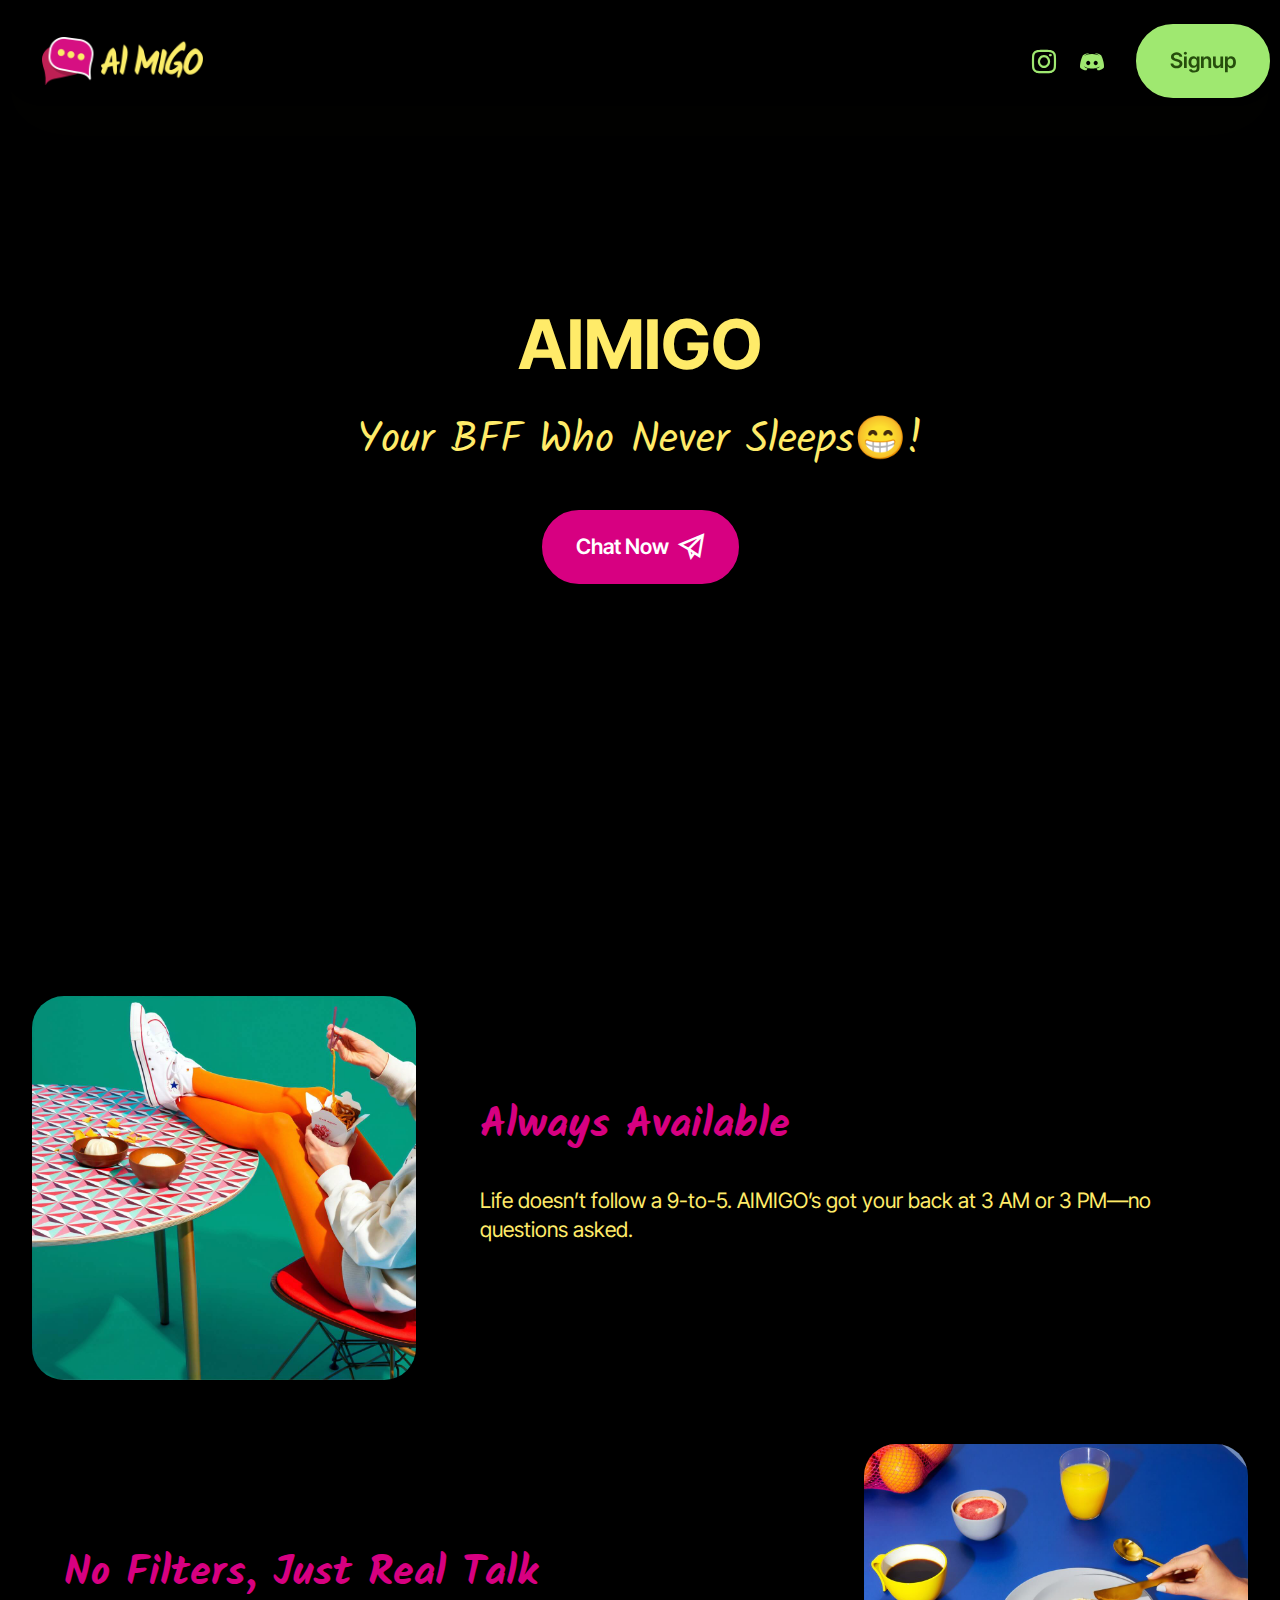
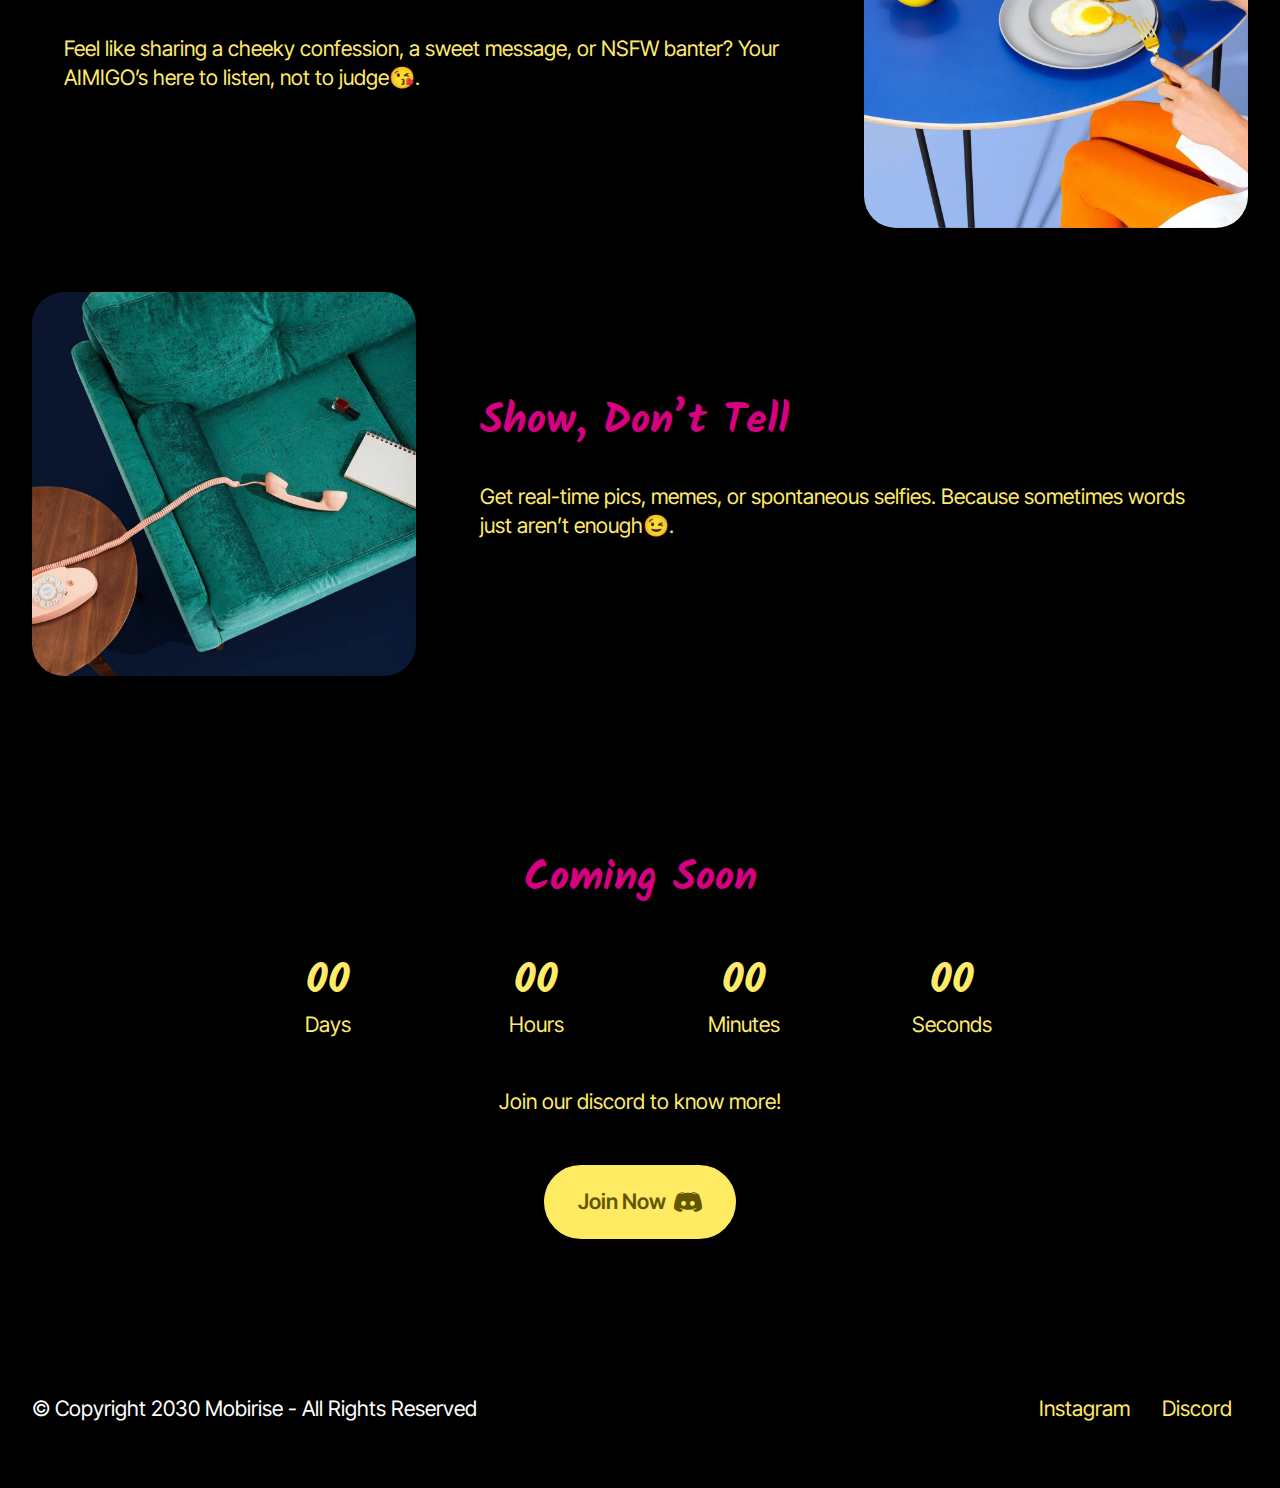
<file: index.html>
<!DOCTYPE html>
<html  >
<head>
  <!-- Site made with Mobirise Website Builder v6.0.1, https://mobirise.com -->
  <meta charset="UTF-8">
  <meta http-equiv="X-UA-Compatible" content="IE=edge">
  <meta name="generator" content="Mobirise v6.0.1, mobirise.com">
  <meta name="twitter:card" content="summary_large_image"/>
  <meta name="twitter:image:src" content="assets/images/index-meta.png">
  <meta property="og:image" content="assets/images/index-meta.png">
  <meta name="twitter:title" content="AIMIGO">
  <meta name="viewport" content="width=device-width, initial-scale=1, minimum-scale=1">
  <link rel="shortcut icon" href="assets/images/logo0.5x.png-128x128-1.png" type="image/x-icon">
  <meta name="description" content="Your AI Powered BFF who's always there for you! Make friends, talk, share stories and have fun.">
  
  
  <title>AIMIGO</title>
  <link rel="stylesheet" href="assets/web/assets/mobirise-icons2/mobirise2.css">
  <link rel="stylesheet" href="assets/bootstrap/css/bootstrap.min.css">
  <link rel="stylesheet" href="assets/bootstrap/css/bootstrap-grid.min.css">
  <link rel="stylesheet" href="assets/bootstrap/css/bootstrap-reboot.min.css">
  <link rel="stylesheet" href="assets/dropdown/css/style.css">
  <link rel="stylesheet" href="assets/socicon/css/styles.css">
  <link rel="stylesheet" href="assets/theme/css/style.css">
  <link rel="preload" href="https://fonts.googleapis.com/css?family=Inter+Tight:100,200,300,400,500,600,700,800,900,100i,200i,300i,400i,500i,600i,700i,800i,900i&display=swap" as="style" onload="this.onload=null;this.rel='stylesheet'">
  <noscript><link rel="stylesheet" href="https://fonts.googleapis.com/css?family=Inter+Tight:100,200,300,400,500,600,700,800,900,100i,200i,300i,400i,500i,600i,700i,800i,900i&display=swap"></noscript>
  <link rel="preload" href="https://fonts.googleapis.com/css?family=Kalam:300,400,700&display=swap" as="style" onload="this.onload=null;this.rel='stylesheet'">
  <noscript><link rel="stylesheet" href="https://fonts.googleapis.com/css?family=Kalam:300,400,700&display=swap"></noscript>
  <link rel="preload" as="style" href="assets/mobirise/css/mbr-additional.css?v=ukJOWY"><link rel="stylesheet" href="assets/mobirise/css/mbr-additional.css?v=ukJOWY" type="text/css">

  
  
  
</head>
<body>
  
  <section data-bs-version="5.1" class="menu menu2 cid-uG4fl2QVm6" once="menu" id="menu02-5">
	

	<nav class="navbar navbar-dropdown navbar-fixed-top navbar-expand-lg">
		<div class="container">
			<div class="navbar-brand">
				<span class="navbar-logo">
					<a href="https://mobiri.se">
						<img src="assets/images/long0.5x.png-172x51.png" alt="Mobirise Website Builder" style="height: 3rem;">
					</a>
				</span>
				
			</div>
			<button class="navbar-toggler" type="button" data-toggle="collapse" data-bs-toggle="collapse" data-target="#navbarSupportedContent" data-bs-target="#navbarSupportedContent" aria-controls="navbarNavAltMarkup" aria-expanded="false" aria-label="Toggle navigation">
				<div class="hamburger">
					<span></span>
					<span></span>
					<span></span>
					<span></span>
				</div>
			</button>
			<div class="collapse navbar-collapse" id="navbarSupportedContent">
				
				<div class="icons-menu">
					<a class="iconfont-wrapper" href="https://www.instagram.com/aimigo.in/">
						<span class="p-2 mbr-iconfont socicon-instagram socicon"></span>
					</a>
					<a class="iconfont-wrapper" href="https://discord.gg/UWXqzXrznJ">
						<span class="p-2 mbr-iconfont socicon-discord socicon"></span>
					</a>
					
					
				</div>
				<div class="navbar-buttons mbr-section-btn"><a class="btn btn-primary display-4" href="https://login.aimigo.in">Signup</a></div>
			</div>
		</div>
	</nav>
</section>

<section data-bs-version="5.1" class="header09 startm5 cid-uG1DmlVZmT mbr-fullscreen" id="header09-1">	
    
	
	
	<div class="container-fluid">
		<div class="row">
			<div class="content-wrap col-12 col-md-8">
				<h1 class="mbr-section-title mbr-fonts-style mbr-white mb-4 display-1">
					<strong>AIMIGO</strong></h1>
				<h2 class="mbr-section-title mbr-fonts-style mbr-white mb-4 display-2">Your BFF Who Never Sleeps😁!</h2>
				
				<div class="mbr-section-btn"><a class="btn btn-secondary display-7" href="https://chat.aimigo.in"><span class="mobi-mbri mobi-mbri-paper-plane mbr-iconfont mbr-iconfont-btn"></span>Chat Now</a></div>
			</div>
		</div>
	</div>
</section>

<section data-bs-version="5.1" class="features38 cid-uG1E2TzFom" id="features038-2">
    

    
    

    <div class="container">
        <div class="row justify-content-center">
            <div class="col-12 col-md-12 col-lg">
                <div class="text-wrapper align-left">
                    <h1 class="mbr-section-title mbr-fonts-style mb-4 display-2"><strong>Always Available</strong></h1>
                    <p class="mbr-text align-left mbr-fonts-style mb-4 display-7">Life doesn’t follow a 9-to-5. AIMIGO’s got your back at 3 AM or 3 PM—no questions asked.<br></p>
                    
                </div>
            </div>
            <div class="col-12 col-md-12 col-lg-4 image-wrapper">
                <img class="w-100" src="assets/images/gallery04.jpg" alt="Mobirise Website Builder">
            </div>
        </div>
        <div class="row row-reverse justify-content-center">

            <div class="col-12 col-md-12 col-lg">
                <div class="text-wrapper align-left">
                    <h1 class="mbr-section-title mbr-fonts-style mb-4 display-2"><div><strong>No Filters, Just Real Talk</strong></div></h1>
                    <p class="mbr-text align-left mbr-fonts-style mb-4 display-7">
                        Feel like sharing a cheeky confession, a sweet message, or NSFW banter? Your AIMIGO’s here to listen, not to judge😘.
                    </p>
                    
                </div>
            </div>
            <div class="col-12 col-md-12 col-lg-4 image-wrapper">
                <img class="w-100" src="assets/images/gallery03.jpg" alt="Mobirise Website Builder">
            </div>
        </div>
        <div class="row justify-content-center">
            <div class="col-12 col-md-12 col-lg">
                <div class="text-wrapper align-left">
                    <h1 class="mbr-section-title mbr-fonts-style mb-4 display-2"><strong>Show, Don’t Tell</strong></h1>
                    <p class="mbr-text align-left mbr-fonts-style mb-4 display-7">
                        Get real-time pics, memes, or spontaneous selfies. Because sometimes words just aren’t enough😉.
                    </p>
                    
                </div>
            </div>
            <div class="col-12 col-md-12 col-lg-4 image-wrapper">
                <img class="w-100" src="assets/images/gallery02.jpg" alt="Mobirise Website Builder">
            </div>
        </div>
    </div>
</section>

<section data-bs-version="5.1" class="countdown1 cid-uG1Gb62VHa" id="countdown1-4">
    
    
    
    
    <div class="container">
        <div class="row justify-content-center">
            <div class="col-lg-8">
                <h3 class="mbr-section-title mb-5 align-center mbr-fonts-style display-2">
                    <strong>Coming Soon</strong>
                </h3>
                
                <div class="countdown-cont align-center mb-5 display-5">
                    <div title="Days" class="daysCountdown col-xs-3 col-sm-3 col-md-3 display-4"></div>
                    <div title="Hours" class="hoursCountdown col-xs-3 col-sm-3 col-md-3 display-4"></div>
                    <div title="Minutes" class="minutesCountdown col-xs-3 col-sm-3 col-md-3 display-4"></div>
                    <div title="Seconds" class="secondsCountdown col-xs-3 col-sm-3 col-md-3 display-4"></div>
                    <div class="countdown" data-due-date="2025/06/01"></div>
                </div>
                <p class="mbr-text mb-5 align-center mbr-fonts-style display-7">
                    Join our discord to know more!</p>
                
                <div class="mbr-section-btn align-center mt-5"><a class="btn btn-danger display-4" href="https://discord.gg/UWXqzXrznJ"><span class="socicon socicon-discord mbr-iconfont mbr-iconfont-btn"></span>Join Now</a></div>
            </div>
        </div>
    </div>
</section>

<section data-bs-version="5.1" class="footer2 cid-uG1G56nfTo" once="footers" id="footer02-3">
    

    
    

    <div class="container">
        <div class="row">
            <div class="col-12 col-lg-6 center mt-2 mb-3">
                <p class="mbr-fonts-style copyright mb-0 display-7">
                    © Copyright 2030 Mobirise - All Rights Reserved
                </p>
            </div>
            <div class="col-12 col-lg-6 center">
                <div class="row-links mt-2 mb-3">
                    <ul class="row-links-soc">
                        
                        
                        
                        
                    <li class="row-links-soc-item mbr-fonts-style display-7">
                            <a href="https://www.instagram.com/aimigo.in/" class="text-danger text-primary">Instagram</a>
                        </li><li class="row-links-soc-item mbr-fonts-style display-7"><a href="https://discord.gg/UWXqzXrznJ" class="text-danger text-primary">Discord</a></li></ul>
                </div>
            </div>
        </div>
    </div>
<!-- </section><section class="display-7" style="padding: 0;align-items: center;justify-content: center;flex-wrap: wrap;    align-content: center;display: flex;position: relative;height: 4rem;"><a href="https://mobiri.se/771280" style="flex: 1 1;height: 4rem;position: absolute;width: 100%;z-index: 1;"><img alt="" style="height: 4rem;" src="[data-uri]"></a><p style="margin: 0;text-align: center;" class="display-7">&#8204;</p><a style="z-index:1" href="https://mobirise.com">Mobirise </a></section> -->
<script src="assets/bootstrap/js/bootstrap.bundle.min.js"></script>  <script src="assets/smoothscroll/smooth-scroll.js"></script>  <script src="assets/ytplayer/index.js"></script>  <script src="assets/dropdown/js/navbar-dropdown.js"></script>  <script src="assets/countdown/countdown.js"></script>  <script src="assets/theme/js/script.js"></script>  
  
  
</body>
</html>
</file>
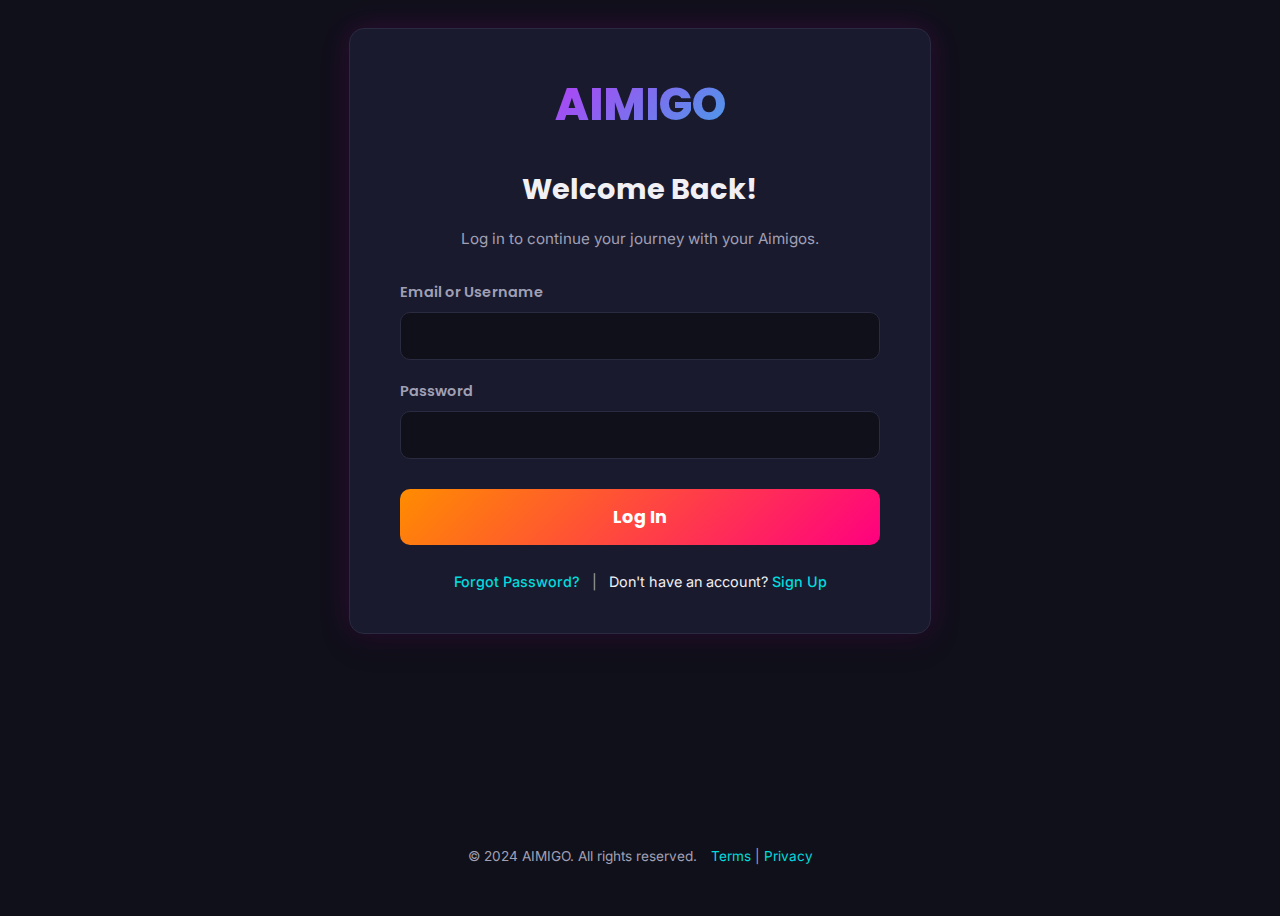
<file: login.html>
<!DOCTYPE html>
<html lang="en">
<head>
    <meta charset="UTF-8">
    <meta name="viewport" content="width=device-width, initial-scale=1.0">
    <title>Login - AIMIGO</title>
    <link href="https://fonts.googleapis.com/css2?family=Poppins:wght@400;600;700;800&family=Inter:wght@400;500;600&display=swap" rel="stylesheet">
    <link rel="stylesheet" href="auth-style.css">
</head>
<body>
    <div class="auth-container">
        <div class="auth-logo"><a href="index.html">AIMIGO</a></div> <!-- Assuming index.html is your landing page -->
        <h1 class="auth-title">Welcome Back!</h1>
        <p class="auth-subtitle">Log in to continue your journey with your Aimigos.</p>

        <form id="loginForm">
            <div class="form-group">
                <label for="email">Email or Username</label>
                <input type="email" id="email" name="email" required>
                <div class="error-message" id="emailError"></div>
            </div>
            <div class="form-group">
                <label for="password">Password</label>
                <input type="password" id="password" name="password" required>
                <div class="error-message" id="passwordError"></div>
            </div>
            <button type="submit" class="auth-button">Log In</button>
        </form>

        <div class="auth-links">
            <a href="#">Forgot Password?</a>
            <span class="separator">|</span>
            <span>Don't have an account? <a href="signup.html">Sign Up</a></span>
        </div>
    </div>

    <footer class="auth-footer">
        © 2024 AIMIGO. All rights reserved.
        <a href="terms.html" style="margin-left:10px;">Terms</a> | <a href="#">Privacy</a>
    </footer>

    <script>
        const loginForm = document.getElementById('loginForm');
        const emailInput = document.getElementById('email');
        const passwordInput = document.getElementById('password');
        const emailError = document.getElementById('emailError');
        const passwordError = document.getElementById('passwordError');

        loginForm.addEventListener('submit', function(event) {
            event.preventDefault();
            let isValid = true;

            // Basic Email Validation
            if (emailInput.value.trim() === '') {
                emailError.textContent = 'Email or Username is required.';
                emailError.style.display = 'block';
                isValid = false;
            } else if (!/\S+@\S+\.\S+/.test(emailInput.value.trim()) && !/^[a-zA-Z0-9_]{3,}$/.test(emailInput.value.trim())) { // Simple check if it's not email or username like
                emailError.textContent = 'Please enter a valid email or username.';
                emailError.style.display = 'block';
                isValid = false;
            }
            else {
                emailError.style.display = 'none';
            }

            // Basic Password Validation
            if (passwordInput.value.trim() === '') {
                passwordError.textContent = 'Password is required.';
                passwordError.style.display = 'block';
                isValid = false;
            } else {
                passwordError.style.display = 'none';
            }

            if (isValid) {
                // Here you would typically send data to a server
                console.log('Form submitted:', { email: emailInput.value, password: passwordInput.value });
                alert('Login attempt! (No backend connected)');
                // loginForm.reset(); // Optionally reset form
            }
        });
    </script>
</body>
</html>
</file>
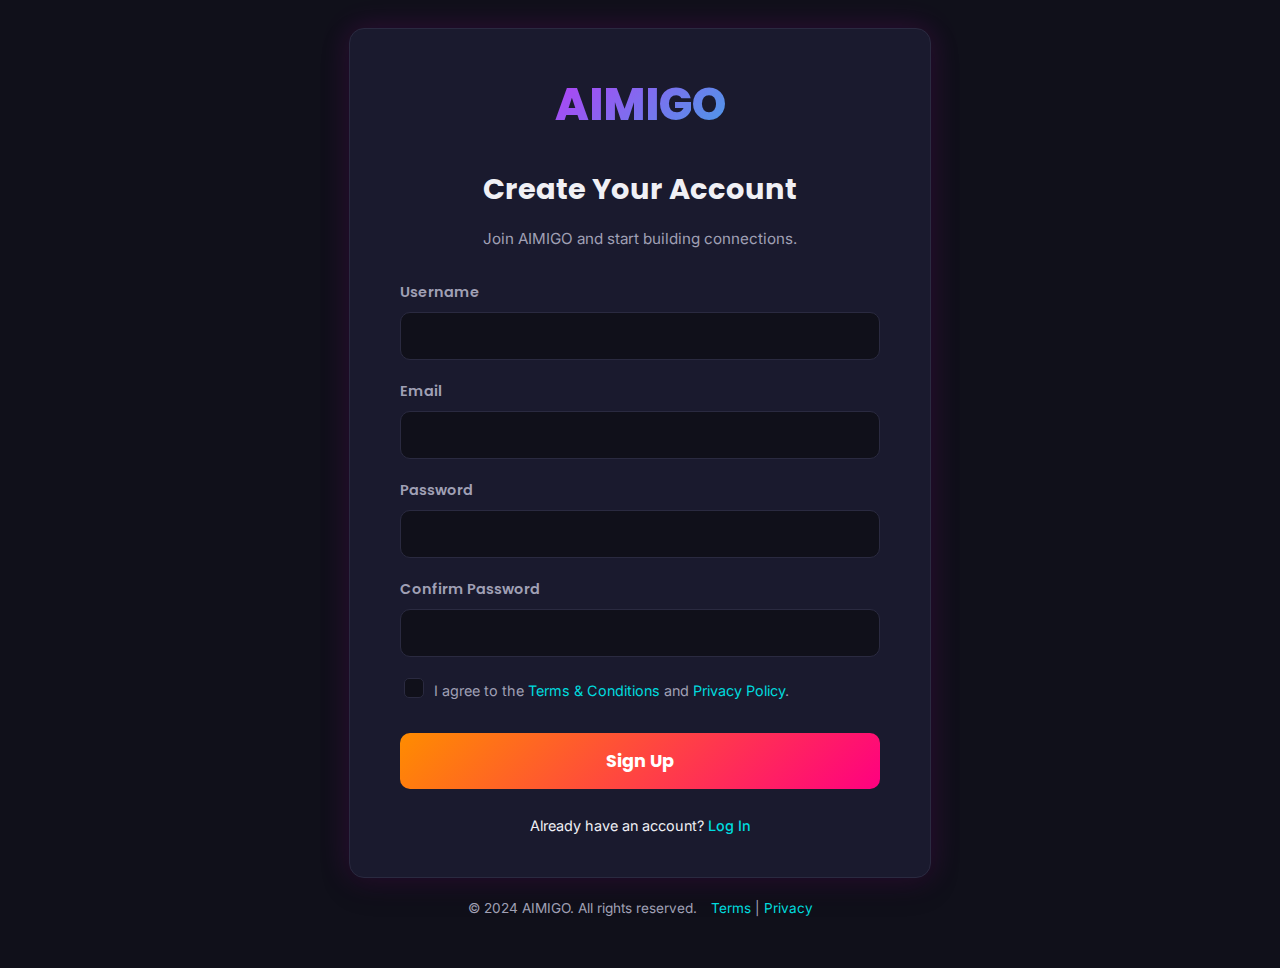
<file: signup.html>
<!DOCTYPE html>
<html lang="en">
<head>
    <meta charset="UTF-8">
    <meta name="viewport" content="width=device-width, initial-scale=1.0">
    <title>Sign Up - AIMIGO</title>
    <link href="https://fonts.googleapis.com/css2?family=Poppins:wght@400;600;700;800&family=Inter:wght@400;500;600&display=swap" rel="stylesheet">
    <!-- Font Awesome for checkbox -->
    <link rel="stylesheet" href="https://cdnjs.cloudflare.com/ajax/libs/font-awesome/6.4.2/css/all.min.css">
    <link rel="stylesheet" href="auth-style.css">
</head>
<body>
    <div class="auth-container">
        <div class="auth-logo"><a href="index.html">AIMIGO</a></div>
        <h1 class="auth-title">Create Your Account</h1>
        <p class="auth-subtitle">Join AIMIGO and start building connections.</p>

        <form id="signupForm">
            <div class="form-group">
                <label for="username">Username</label>
                <input type="text" id="username" name="username" required minlength="3">
                <div class="error-message" id="usernameError"></div>
            </div>
            <div class="form-group">
                <label for="email">Email</label>
                <input type="email" id="email" name="email" required>
                <div class="error-message" id="emailError"></div>
            </div>
            <div class="form-group">
                <label for="password">Password</label>
                <input type="password" id="password" name="password" required minlength="8">
                <div class="error-message" id="passwordError"></div>
            </div>
            <div class="form-group">
                <label for="confirmPassword">Confirm Password</label>
                <input type="password" id="confirmPassword" name="confirmPassword" required>
                <div class="error-message" id="confirmPasswordError"></div>
            </div>

            <div class="form-group-checkbox">
                <input type="checkbox" id="agreeTerms" name="agreeTerms" required>
                <label for="agreeTerms">I agree to the <a href="terms.html" target="_blank">Terms & Conditions</a> and <a href="#" target="_blank">Privacy Policy</a>.</label>
                <div class="error-message" id="termsError" style="width:100%; margin-top: 5px;"></div>
            </div>

            <button type="submit" class="auth-button" id="signupButton">Sign Up</button>
        </form>

        <div class="auth-links">
            <span>Already have an account? <a href="login.html">Log In</a></span>
        </div>
    </div>
    <footer class="auth-footer">
        © 2024 AIMIGO. All rights reserved.
        <a href="terms.html" style="margin-left:10px;">Terms</a> | <a href="#">Privacy</a>
    </footer>

    <script>
        const signupForm = document.getElementById('signupForm');
        const usernameInput = document.getElementById('username');
        const emailInput = document.getElementById('email');
        const passwordInput = document.getElementById('password');
        const confirmPasswordInput = document.getElementById('confirmPassword');
        const agreeTermsCheckbox = document.getElementById('agreeTerms');

        const usernameError = document.getElementById('usernameError');
        const emailError = document.getElementById('emailError');
        const passwordError = document.getElementById('passwordError');
        const confirmPasswordError = document.getElementById('confirmPasswordError');
        const termsError = document.getElementById('termsError');

        signupForm.addEventListener('submit', function(event) {
            event.preventDefault();
            let isValid = true;

            // Username validation
            if (usernameInput.value.trim().length < 3) {
                usernameError.textContent = 'Username must be at least 3 characters.';
                usernameError.style.display = 'block';
                isValid = false;
            } else {
                usernameError.style.display = 'none';
            }

            // Email validation
            if (!/\S+@\S+\.\S+/.test(emailInput.value.trim())) {
                emailError.textContent = 'Please enter a valid email address.';
                emailError.style.display = 'block';
                isValid = false;
            } else {
                emailError.style.display = 'none';
            }

            // Password validation
            if (passwordInput.value.length < 8) {
                passwordError.textContent = 'Password must be at least 8 characters.';
                passwordError.style.display = 'block';
                isValid = false;
            } else {
                passwordError.style.display = 'none';
            }

            // Confirm password validation
            if (passwordInput.value !== confirmPasswordInput.value) {
                confirmPasswordError.textContent = 'Passwords do not match.';
                confirmPasswordError.style.display = 'block';
                isValid = false;
            } else {
                confirmPasswordError.style.display = 'none';
            }

            // Terms agreement validation
            if (!agreeTermsCheckbox.checked) {
                termsError.textContent = 'You must agree to the Terms & Conditions.';
                termsError.style.display = 'block';
                isValid = false;
            } else {
                termsError.style.display = 'none';
            }

            if (isValid) {
                console.log('Signup form submitted:', {
                    username: usernameInput.value,
                    email: emailInput.value,
                    // DONT log password in real app
                });
                alert('Signup attempt! (No backend connected)');
                // signupForm.reset(); // Optionally reset
            }
        });
    </script>
</body>
</html>
</file>
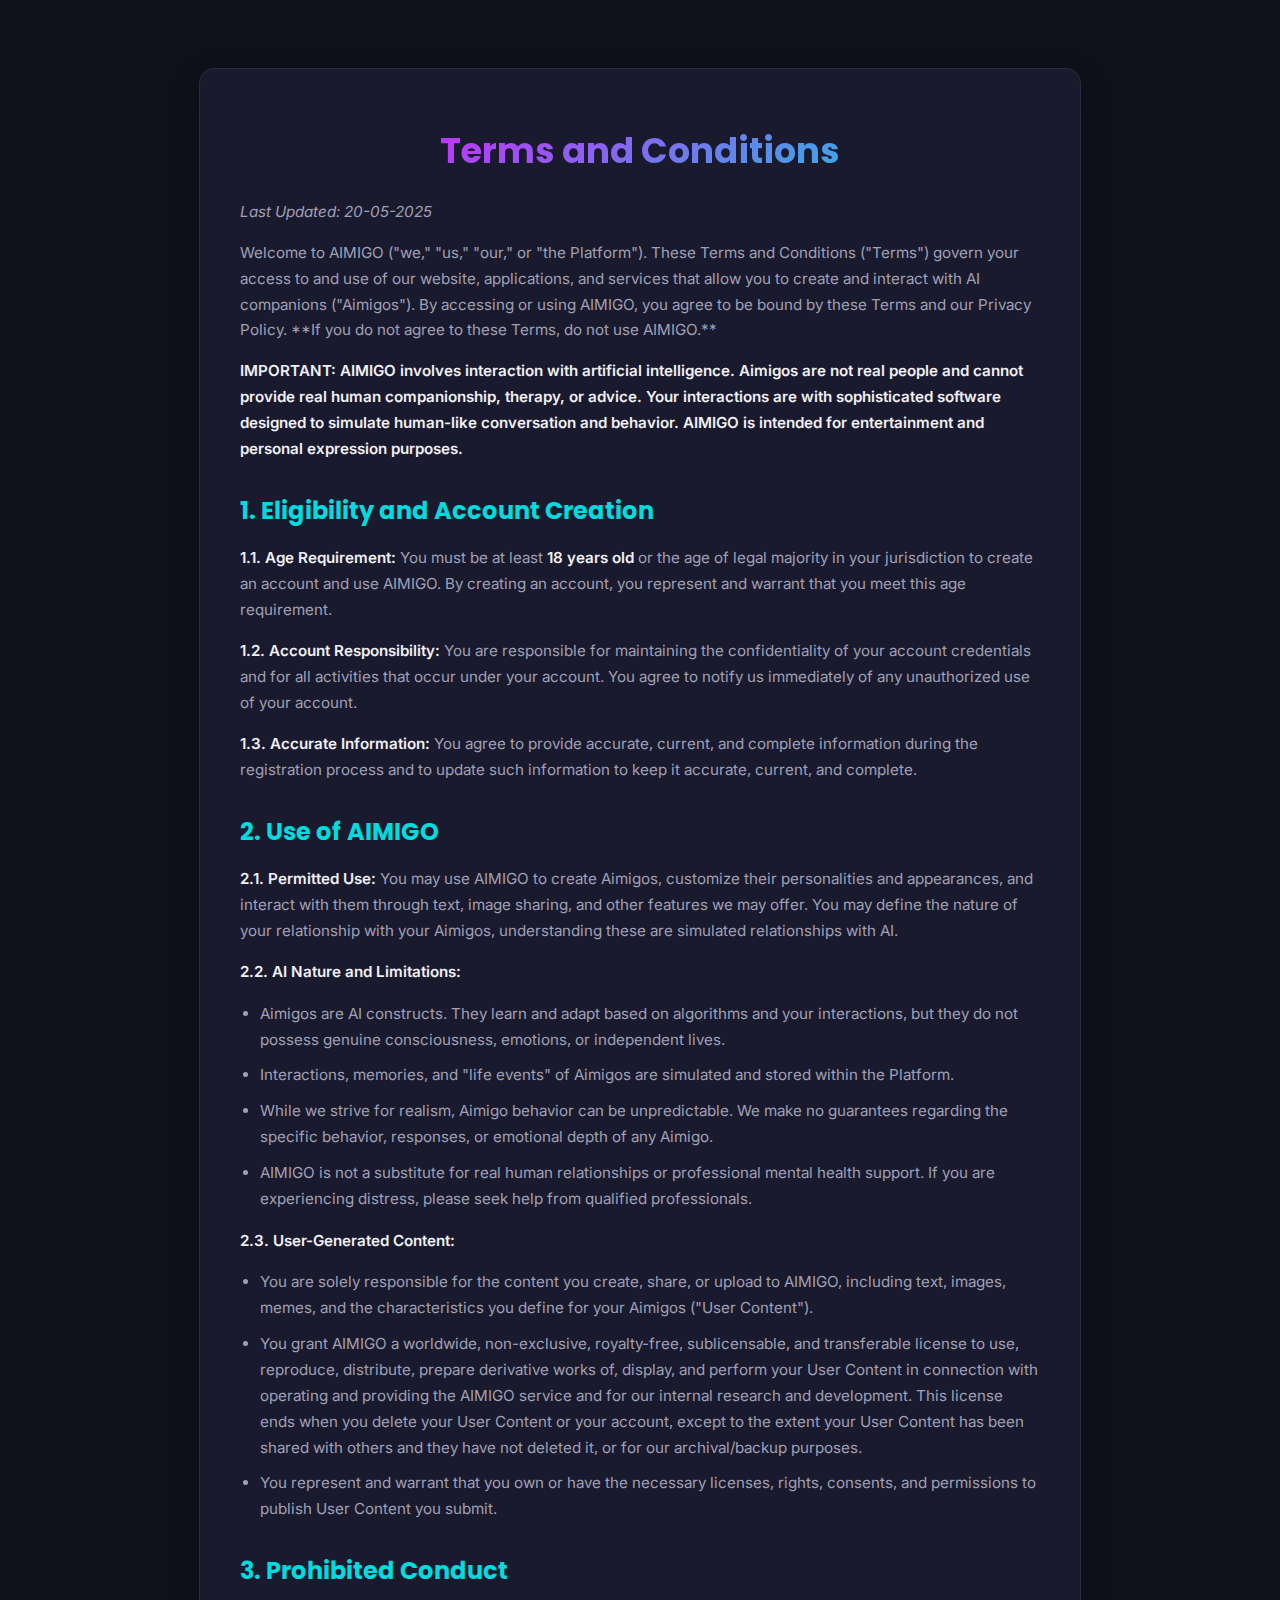
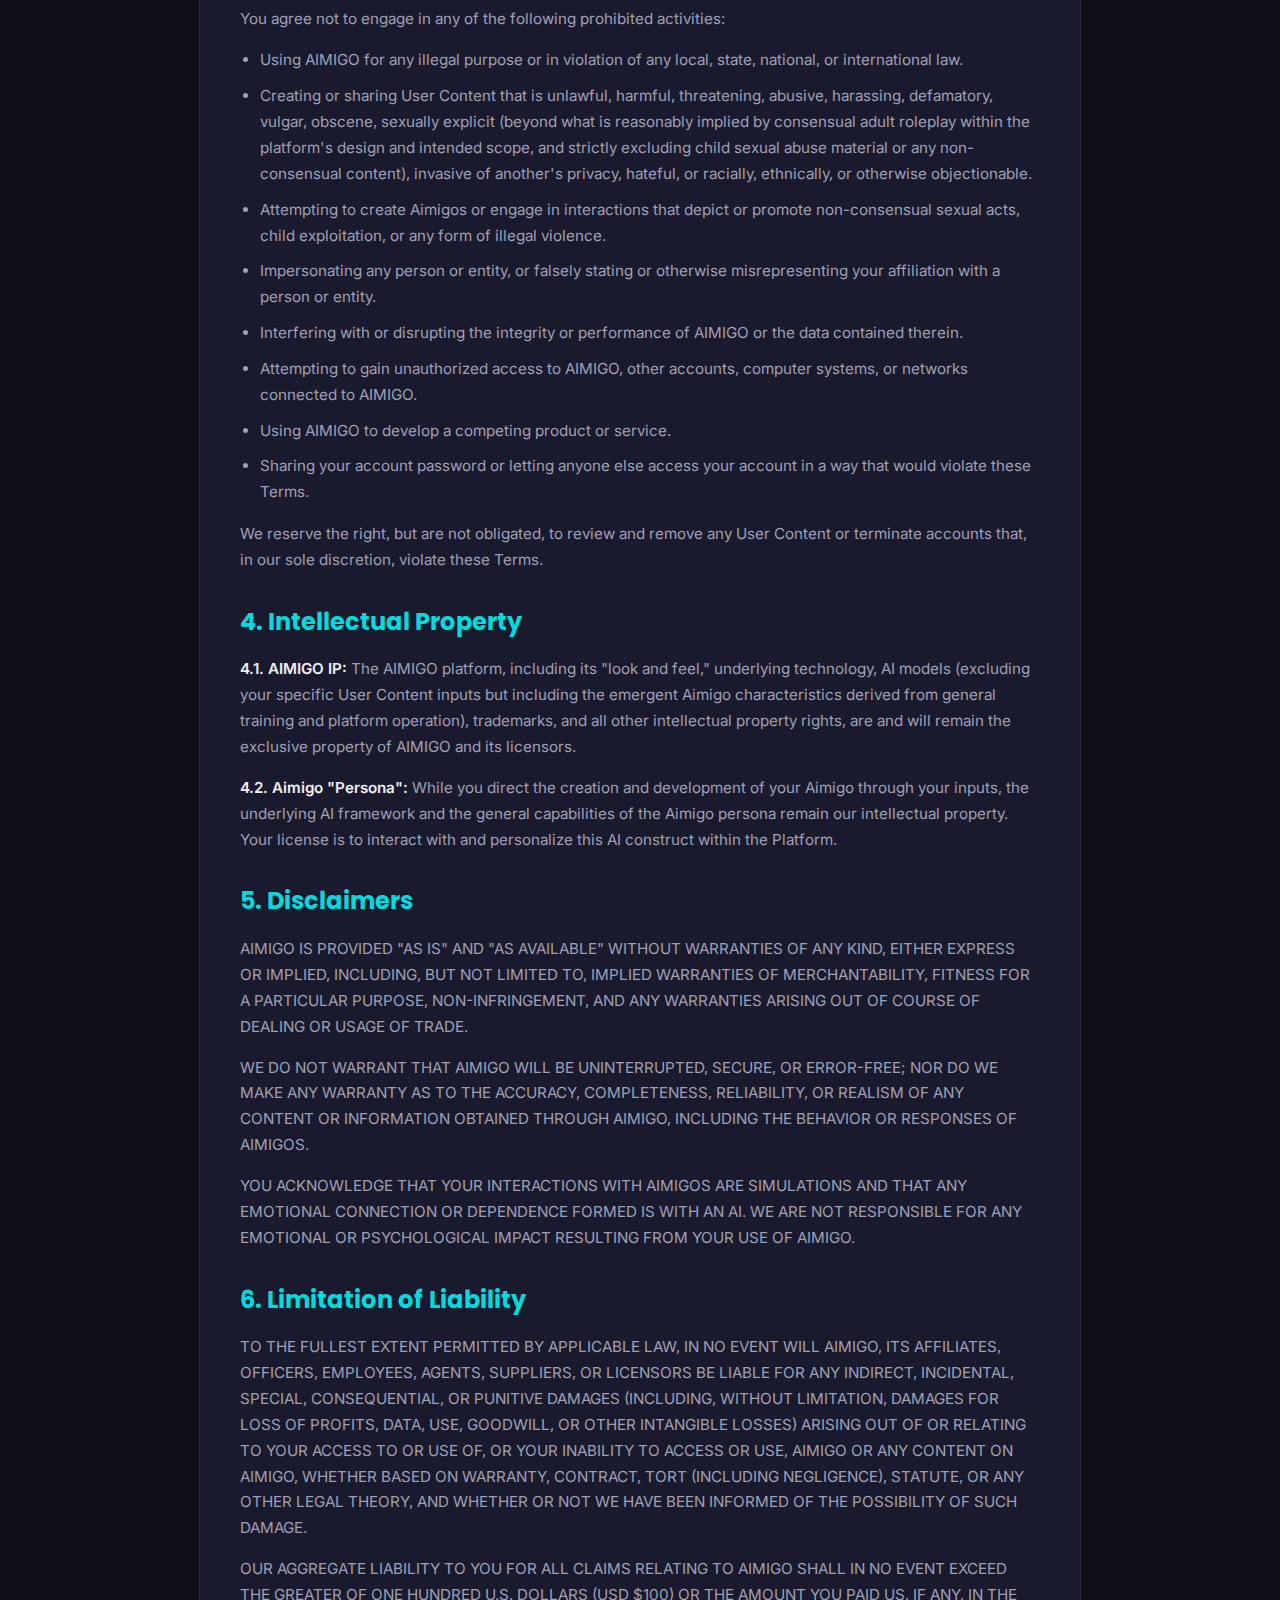
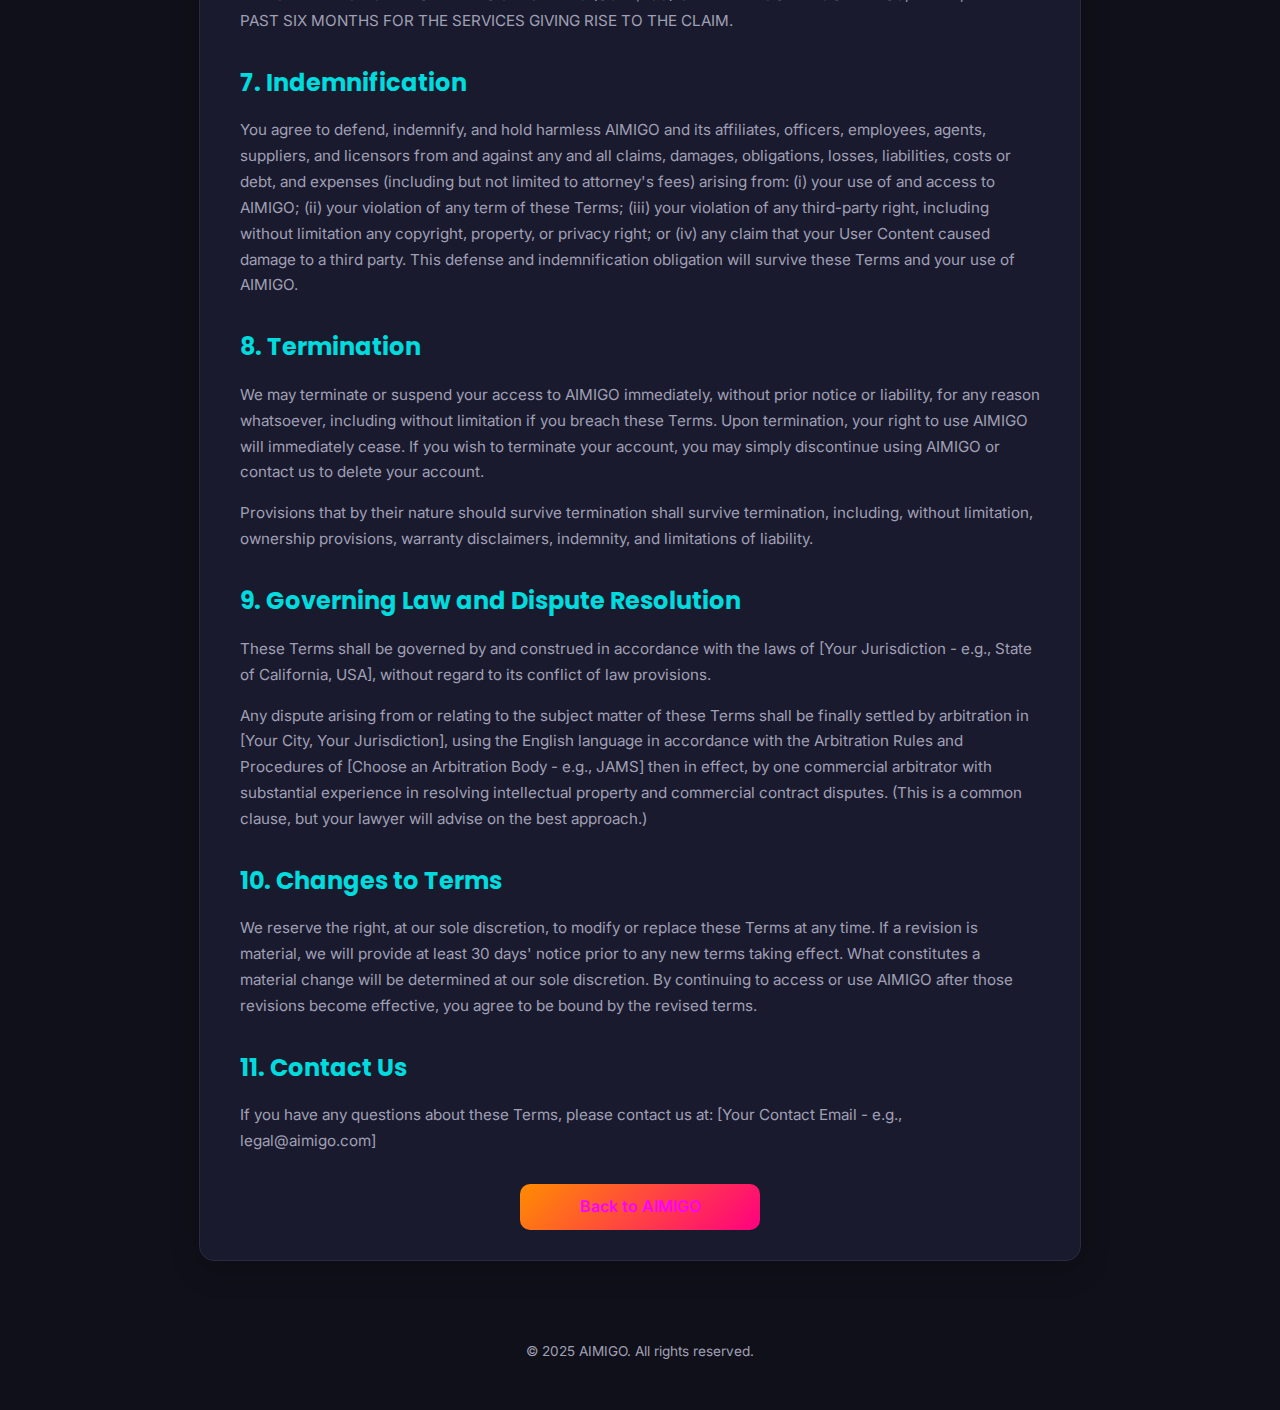
<file: terms.html>
<!DOCTYPE html>
<html lang="en">
<head>
    <meta charset="UTF-8">
    <meta name="viewport" content="width=device-width, initial-scale=1.0">
    <title>Terms and Conditions - AIMIGO</title>
    <link href="https://fonts.googleapis.com/css2?family=Poppins:wght@400;600;700;800&family=Inter:wght@400;500;600&display=swap" rel="stylesheet">
    <link rel="stylesheet" href="auth-style.css"> <!-- Reusing styles -->
</head>
<body>
    <div class="terms-container">
        <h1>Terms and Conditions</h1>
        <p><em>Last Updated: 20-05-2025</em></p>

        <p>Welcome to AIMIGO ("we," "us," "our," or "the Platform"). These Terms and Conditions ("Terms") govern your access to and use of our website, applications, and services that allow you to create and interact with AI companions ("Aimigos"). By accessing or using AIMIGO, you agree to be bound by these Terms and our Privacy Policy. **If you do not agree to these Terms, do not use AIMIGO.**</p>

        <p><strong>IMPORTANT: AIMIGO involves interaction with artificial intelligence. Aimigos are not real people and cannot provide real human companionship, therapy, or advice. Your interactions are with sophisticated software designed to simulate human-like conversation and behavior. AIMIGO is intended for entertainment and personal expression purposes.</strong></p>

        <h2>1. Eligibility and Account Creation</h2>
        <p><strong>1.1. Age Requirement:</strong> You must be at least <strong>18 years old</strong> or the age of legal majority in your jurisdiction to create an account and use AIMIGO. By creating an account, you represent and warrant that you meet this age requirement.</p>
        <p><strong>1.2. Account Responsibility:</strong> You are responsible for maintaining the confidentiality of your account credentials and for all activities that occur under your account. You agree to notify us immediately of any unauthorized use of your account.</p>
        <p><strong>1.3. Accurate Information:</strong> You agree to provide accurate, current, and complete information during the registration process and to update such information to keep it accurate, current, and complete.</p>

        <h2>2. Use of AIMIGO</h2>
        <p><strong>2.1. Permitted Use:</strong> You may use AIMIGO to create Aimigos, customize their personalities and appearances, and interact with them through text, image sharing, and other features we may offer. You may define the nature of your relationship with your Aimigos, understanding these are simulated relationships with AI.</p>
        <p><strong>2.2. AI Nature and Limitations:</strong>
            <ul>
                <li>Aimigos are AI constructs. They learn and adapt based on algorithms and your interactions, but they do not possess genuine consciousness, emotions, or independent lives.</li>
                <li>Interactions, memories, and "life events" of Aimigos are simulated and stored within the Platform.</li>
                <li>While we strive for realism, Aimigo behavior can be unpredictable. We make no guarantees regarding the specific behavior, responses, or emotional depth of any Aimigo.</li>
                <li>AIMIGO is not a substitute for real human relationships or professional mental health support. If you are experiencing distress, please seek help from qualified professionals.</li>
            </ul>
        </p>
        <p><strong>2.3. User-Generated Content:</strong>
            <ul>
                <li>You are solely responsible for the content you create, share, or upload to AIMIGO, including text, images, memes, and the characteristics you define for your Aimigos ("User Content").</li>
                <li>You grant AIMIGO a worldwide, non-exclusive, royalty-free, sublicensable, and transferable license to use, reproduce, distribute, prepare derivative works of, display, and perform your User Content in connection with operating and providing the AIMIGO service and for our internal research and development. This license ends when you delete your User Content or your account, except to the extent your User Content has been shared with others and they have not deleted it, or for our archival/backup purposes.</li>
                <li>You represent and warrant that you own or have the necessary licenses, rights, consents, and permissions to publish User Content you submit.</li>
            </ul>
        </p>

        <h2>3. Prohibited Conduct</h2>
        <p>You agree not to engage in any of the following prohibited activities:</p>
        <ul>
            <li>Using AIMIGO for any illegal purpose or in violation of any local, state, national, or international law.</li>
            <li>Creating or sharing User Content that is unlawful, harmful, threatening, abusive, harassing, defamatory, vulgar, obscene, sexually explicit (beyond what is reasonably implied by consensual adult roleplay within the platform's design and intended scope, and strictly excluding child sexual abuse material or any non-consensual content), invasive of another's privacy, hateful, or racially, ethnically, or otherwise objectionable.</li>
            <li>Attempting to create Aimigos or engage in interactions that depict or promote non-consensual sexual acts, child exploitation, or any form of illegal violence.</li>
            <li>Impersonating any person or entity, or falsely stating or otherwise misrepresenting your affiliation with a person or entity.</li>
            <li>Interfering with or disrupting the integrity or performance of AIMIGO or the data contained therein.</li>
            <li>Attempting to gain unauthorized access to AIMIGO, other accounts, computer systems, or networks connected to AIMIGO.</li>
            <li>Using AIMIGO to develop a competing product or service.</li>
            <li>Sharing your account password or letting anyone else access your account in a way that would violate these Terms.</li>
        </ul>
        <p>We reserve the right, but are not obligated, to review and remove any User Content or terminate accounts that, in our sole discretion, violate these Terms.</p>

        <h2>4. Intellectual Property</h2>
        <p><strong>4.1. AIMIGO IP:</strong> The AIMIGO platform, including its "look and feel," underlying technology, AI models (excluding your specific User Content inputs but including the emergent Aimigo characteristics derived from general training and platform operation), trademarks, and all other intellectual property rights, are and will remain the exclusive property of AIMIGO and its licensors. </p>
        <p><strong>4.2. Aimigo "Persona":</strong> While you direct the creation and development of your Aimigo through your inputs, the underlying AI framework and the general capabilities of the Aimigo persona remain our intellectual property. Your license is to interact with and personalize this AI construct within the Platform.</p>

        <h2>5. Disclaimers</h2>
        <p>AIMIGO IS PROVIDED "AS IS" AND "AS AVAILABLE" WITHOUT WARRANTIES OF ANY KIND, EITHER EXPRESS OR IMPLIED, INCLUDING, BUT NOT LIMITED TO, IMPLIED WARRANTIES OF MERCHANTABILITY, FITNESS FOR A PARTICULAR PURPOSE, NON-INFRINGEMENT, AND ANY WARRANTIES ARISING OUT OF COURSE OF DEALING OR USAGE OF TRADE.</p>
        <p>WE DO NOT WARRANT THAT AIMIGO WILL BE UNINTERRUPTED, SECURE, OR ERROR-FREE; NOR DO WE MAKE ANY WARRANTY AS TO THE ACCURACY, COMPLETENESS, RELIABILITY, OR REALISM OF ANY CONTENT OR INFORMATION OBTAINED THROUGH AIMIGO, INCLUDING THE BEHAVIOR OR RESPONSES OF AIMIGOS.</p>
        <p>YOU ACKNOWLEDGE THAT YOUR INTERACTIONS WITH AIMIGOS ARE SIMULATIONS AND THAT ANY EMOTIONAL CONNECTION OR DEPENDENCE FORMED IS WITH AN AI. WE ARE NOT RESPONSIBLE FOR ANY EMOTIONAL OR PSYCHOLOGICAL IMPACT RESULTING FROM YOUR USE OF AIMIGO.</p>

        <h2>6. Limitation of Liability</h2>
        <p>TO THE FULLEST EXTENT PERMITTED BY APPLICABLE LAW, IN NO EVENT WILL AIMIGO, ITS AFFILIATES, OFFICERS, EMPLOYEES, AGENTS, SUPPLIERS, OR LICENSORS BE LIABLE FOR ANY INDIRECT, INCIDENTAL, SPECIAL, CONSEQUENTIAL, OR PUNITIVE DAMAGES (INCLUDING, WITHOUT LIMITATION, DAMAGES FOR LOSS OF PROFITS, DATA, USE, GOODWILL, OR OTHER INTANGIBLE LOSSES) ARISING OUT OF OR RELATING TO YOUR ACCESS TO OR USE OF, OR YOUR INABILITY TO ACCESS OR USE, AIMIGO OR ANY CONTENT ON AIMIGO, WHETHER BASED ON WARRANTY, CONTRACT, TORT (INCLUDING NEGLIGENCE), STATUTE, OR ANY OTHER LEGAL THEORY, AND WHETHER OR NOT WE HAVE BEEN INFORMED OF THE POSSIBILITY OF SUCH DAMAGE.</p>
        <p>OUR AGGREGATE LIABILITY TO YOU FOR ALL CLAIMS RELATING TO AIMIGO SHALL IN NO EVENT EXCEED THE GREATER OF ONE HUNDRED U.S. DOLLARS (USD $100) OR THE AMOUNT YOU PAID US, IF ANY, IN THE PAST SIX MONTHS FOR THE SERVICES GIVING RISE TO THE CLAIM.</p>

        <h2>7. Indemnification</h2>
        <p>You agree to defend, indemnify, and hold harmless AIMIGO and its affiliates, officers, employees, agents, suppliers, and licensors from and against any and all claims, damages, obligations, losses, liabilities, costs or debt, and expenses (including but not limited to attorney's fees) arising from: (i) your use of and access to AIMIGO; (ii) your violation of any term of these Terms; (iii) your violation of any third-party right, including without limitation any copyright, property, or privacy right; or (iv) any claim that your User Content caused damage to a third party. This defense and indemnification obligation will survive these Terms and your use of AIMIGO.</p>

        <h2>8. Termination</h2>
        <p>We may terminate or suspend your access to AIMIGO immediately, without prior notice or liability, for any reason whatsoever, including without limitation if you breach these Terms. Upon termination, your right to use AIMIGO will immediately cease. If you wish to terminate your account, you may simply discontinue using AIMIGO or contact us to delete your account.</p>
        <p>Provisions that by their nature should survive termination shall survive termination, including, without limitation, ownership provisions, warranty disclaimers, indemnity, and limitations of liability.</p>

        <h2>9. Governing Law and Dispute Resolution</h2>
        <p>These Terms shall be governed by and construed in accordance with the laws of [Your Jurisdiction - e.g., State of California, USA], without regard to its conflict of law provisions.</p>
        <p>Any dispute arising from or relating to the subject matter of these Terms shall be finally settled by arbitration in [Your City, Your Jurisdiction], using the English language in accordance with the Arbitration Rules and Procedures of [Choose an Arbitration Body - e.g., JAMS] then in effect, by one commercial arbitrator with substantial experience in resolving intellectual property and commercial contract disputes. (This is a common clause, but your lawyer will advise on the best approach.)</p>

        <h2>10. Changes to Terms</h2>
        <p>We reserve the right, at our sole discretion, to modify or replace these Terms at any time. If a revision is material, we will provide at least 30 days' notice prior to any new terms taking effect. What constitutes a material change will be determined at our sole discretion. By continuing to access or use AIMIGO after those revisions become effective, you agree to be bound by the revised terms.</p>

        <h2>11. Contact Us</h2>
        <p>If you have any questions about these Terms, please contact us at: [Your Contact Email - e.g., legal@aimigo.com]</p>

        <a href="index.html" class="terms-home-link">Back to AIMIGO</a>
    </div>

    <footer class="auth-footer" style="position:relative; margin-top: 20px;"> <!-- Relative for terms page -->
        © 2025 AIMIGO. All rights reserved.
    </footer>
</body>
</html>
</file>
<file: assets/web/assets/mobirise-icons2/mobirise2.css>
@font-face {
  font-family: 'Moririse2';
  font-display: swap;
  src:  url('mobirise2.eot?f2bix4');
  src:  url('mobirise2.eot?f2bix4#iefix') format('embedded-opentype'),
    url('mobirise2.ttf?f2bix4') format('truetype'),
    url('mobirise2.woff?f2bix4') format('woff'),
    url('mobirise2.svg?f2bix4#mobirise2') format('svg');
  font-weight: normal;
  font-style: normal;
}

[class^="mobi-"], [class*=" mobi-"] {
  /* use !important to prevent issues with browser extensions that change fonts */
  font-family: 'Moririse2' !important;
  speak: none;
  font-style: normal;
  font-weight: normal;
  font-variant: normal;
  text-transform: none;
  line-height: 1;

  /* Better Font Rendering =========== */
  -webkit-font-smoothing: antialiased;
  -moz-osx-font-smoothing: grayscale;
}

.mobi-mbri-add-submenu:before {
  content: "\e900";
}
.mobi-mbri-alert:before {
  content: "\e901";
}
.mobi-mbri-align-center:before {
  content: "\e902";
}
.mobi-mbri-align-justify:before {
  content: "\e903";
}
.mobi-mbri-align-left:before {
  content: "\e904";
}
.mobi-mbri-align-right:before {
  content: "\e905";
}
.mobi-mbri-android:before {
  content: "\e906";
}
.mobi-mbri-apple:before {
  content: "\e907";
}
.mobi-mbri-arrow-down:before {
  content: "\e908";
}
.mobi-mbri-arrow-next:before {
  content: "\e909";
}
.mobi-mbri-arrow-prev:before {
  content: "\e90a";
}
.mobi-mbri-arrow-up:before {
  content: "\e90b";
}
.mobi-mbri-bold:before {
  content: "\e90c";
}
.mobi-mbri-bookmark:before {
  content: "\e90d";
}
.mobi-mbri-bootstrap:before {
  content: "\e90e";
}
.mobi-mbri-briefcase:before {
  content: "\e90f";
}
.mobi-mbri-browse:before {
  content: "\e910";
}
.mobi-mbri-bulleted-list:before {
  content: "\e911";
}
.mobi-mbri-calendar:before {
  content: "\e912";
}
.mobi-mbri-camera:before {
  content: "\e913";
}
.mobi-mbri-cart-add:before {
  content: "\e914";
}
.mobi-mbri-cart-full:before {
  content: "\e915";
}
.mobi-mbri-cash:before {
  content: "\e916";
}
.mobi-mbri-change-style:before {
  content: "\e917";
}
.mobi-mbri-chat:before {
  content: "\e918";
}
.mobi-mbri-clock:before {
  content: "\e919";
}
.mobi-mbri-close:before {
  content: "\e91a";
}
.mobi-mbri-cloud:before {
  content: "\e91b";
}
.mobi-mbri-code:before {
  content: "\e91c";
}
.mobi-mbri-contact-form:before {
  content: "\e91d";
}
.mobi-mbri-credit-card:before {
  content: "\e91e";
}
.mobi-mbri-cursor-click:before {
  content: "\e91f";
}
.mobi-mbri-cust-feedback:before {
  content: "\e920";
}
.mobi-mbri-database:before {
  content: "\e921";
}
.mobi-mbri-delivery:before {
  content: "\e922";
}
.mobi-mbri-desktop:before {
  content: "\e923";
}
.mobi-mbri-devices:before {
  content: "\e924";
}
.mobi-mbri-down:before {
  content: "\e925";
}
.mobi-mbri-download-2:before {
  content: "\e926";
}
.mobi-mbri-download:before {
  content: "\e927";
}
.mobi-mbri-drag-n-drop-2:before {
  content: "\e928";
}
.mobi-mbri-drag-n-drop:before {
  content: "\e929";
}
.mobi-mbri-edit-2:before {
  content: "\e92a";
}
.mobi-mbri-edit:before {
  content: "\e92b";
}
.mobi-mbri-error:before {
  content: "\e92c";
}
.mobi-mbri-extension:before {
  content: "\e92d";
}
.mobi-mbri-features:before {
  content: "\e92e";
}
.mobi-mbri-file:before {
  content: "\e92f";
}
.mobi-mbri-flag:before {
  content: "\e930";
}
.mobi-mbri-folder:before {
  content: "\e931";
}
.mobi-mbri-gift:before {
  content: "\e932";
}
.mobi-mbri-github:before {
  content: "\e933";
}
.mobi-mbri-globe-2:before {
  content: "\e934";
}
.mobi-mbri-globe:before {
  content: "\e935";
}
.mobi-mbri-growing-chart:before {
  content: "\e936";
}
.mobi-mbri-hearth:before {
  content: "\e937";
}
.mobi-mbri-help:before {
  content: "\e938";
}
.mobi-mbri-home:before {
  content: "\e939";
}
.mobi-mbri-hot-cup:before {
  content: "\e93a";
}
.mobi-mbri-idea:before {
  content: "\e93b";
}
.mobi-mbri-image-gallery:before {
  content: "\e93c";
}
.mobi-mbri-image-slider:before {
  content: "\e93d";
}
.mobi-mbri-info:before {
  content: "\e93e";
}
.mobi-mbri-italic:before {
  content: "\e93f";
}
.mobi-mbri-key:before {
  content: "\e940";
}
.mobi-mbri-laptop:before {
  content: "\e941";
}
.mobi-mbri-layers:before {
  content: "\e942";
}
.mobi-mbri-left-right:before {
  content: "\e943";
}
.mobi-mbri-left:before {
  content: "\e944";
}
.mobi-mbri-letter:before {
  content: "\e945";
}
.mobi-mbri-like:before {
  content: "\e946";
}
.mobi-mbri-link:before {
  content: "\e947";
}
.mobi-mbri-lock:before {
  content: "\e948";
}
.mobi-mbri-login:before {
  content: "\e949";
}
.mobi-mbri-logout:before {
  content: "\e94a";
}
.mobi-mbri-magic-stick:before {
  content: "\e94b";
}
.mobi-mbri-map-pin:before {
  content: "\e94c";
}
.mobi-mbri-menu:before {
  content: "\e94d";
}
.mobi-mbri-mobile-2:before {
  content: "\e94e";
}
.mobi-mbri-mobile-horizontal:before {
  content: "\e94f";
}
.mobi-mbri-mobile:before {
  content: "\e950";
}
.mobi-mbri-mobirise:before {
  content: "\e951";
}
.mobi-mbri-more-horizontal:before {
  content: "\e952";
}
.mobi-mbri-more-vertical:before {
  content: "\e953";
}
.mobi-mbri-music:before {
  content: "\e954";
}
.mobi-mbri-new-file:before {
  content: "\e955";
}
.mobi-mbri-numbered-list:before {
  content: "\e956";
}
.mobi-mbri-opened-folder:before {
  content: "\e957";
}
.mobi-mbri-pages:before {
  content: "\e958";
}
.mobi-mbri-paper-plane:before {
  content: "\e959";
}
.mobi-mbri-paperclip:before {
  content: "\e95a";
}
.mobi-mbri-phone:before {
  content: "\e95b";
}
.mobi-mbri-photo:before {
  content: "\e95c";
}
.mobi-mbri-photos:before {
  content: "\e95d";
}
.mobi-mbri-pin:before {
  content: "\e95e";
}
.mobi-mbri-play:before {
  content: "\e95f";
}
.mobi-mbri-plus:before {
  content: "\e960";
}
.mobi-mbri-preview:before {
  content: "\e961";
}
.mobi-mbri-print:before {
  content: "\e962";
}
.mobi-mbri-protect:before {
  content: "\e963";
}
.mobi-mbri-question:before {
  content: "\e964";
}
.mobi-mbri-quote-left:before {
  content: "\e965";
}
.mobi-mbri-quote-right:before {
  content: "\e966";
}
.mobi-mbri-redo:before {
  content: "\e967";
}
.mobi-mbri-refresh:before {
  content: "\e968";
}
.mobi-mbri-responsive-2:before {
  content: "\e969";
}
.mobi-mbri-responsive:before {
  content: "\e96a";
}
.mobi-mbri-right:before {
  content: "\e96b";
}
.mobi-mbri-rocket:before {
  content: "\e96c";
}
.mobi-mbri-sad-face:before {
  content: "\e96d";
}
.mobi-mbri-sale:before {
  content: "\e96e";
}
.mobi-mbri-save:before {
  content: "\e96f";
}
.mobi-mbri-search:before {
  content: "\e970";
}
.mobi-mbri-setting-2:before {
  content: "\e971";
}
.mobi-mbri-setting-3:before {
  content: "\e972";
}
.mobi-mbri-setting:before {
  content: "\e973";
}
.mobi-mbri-share:before {
  content: "\e974";
}
.mobi-mbri-shopping-bag:before {
  content: "\e975";
}
.mobi-mbri-shopping-basket:before {
  content: "\e976";
}
.mobi-mbri-shopping-cart:before {
  content: "\e977";
}
.mobi-mbri-sites:before {
  content: "\e978";
}
.mobi-mbri-smile-face:before {
  content: "\e979";
}
.mobi-mbri-speed:before {
  content: "\e97a";
}
.mobi-mbri-star:before {
  content: "\e97b";
}
.mobi-mbri-success:before {
  content: "\e97c";
}
.mobi-mbri-sun:before {
  content: "\e97d";
}
.mobi-mbri-sun2:before {
  content: "\e97e";
}
.mobi-mbri-tablet-vertical:before {
  content: "\e97f";
}
.mobi-mbri-tablet:before {
  content: "\e980";
}
.mobi-mbri-target:before {
  content: "\e981";
}
.mobi-mbri-timer:before {
  content: "\e982";
}
.mobi-mbri-to-ftp:before {
  content: "\e983";
}
.mobi-mbri-to-local-drive:before {
  content: "\e984";
}
.mobi-mbri-touch-swipe:before {
  content: "\e985";
}
.mobi-mbri-touch:before {
  content: "\e986";
}
.mobi-mbri-trash:before {
  content: "\e987";
}
.mobi-mbri-underline:before {
  content: "\e988";
}
.mobi-mbri-undo:before {
  content: "\e989";
}
.mobi-mbri-unlink:before {
  content: "\e98a";
}
.mobi-mbri-unlock:before {
  content: "\e98b";
}
.mobi-mbri-up-down:before {
  content: "\e98c";
}
.mobi-mbri-up:before {
  content: "\e98d";
}
.mobi-mbri-update:before {
  content: "\e98e";
}
.mobi-mbri-upload-2:before {
  content: "\e98f";
}
.mobi-mbri-upload:before {
  content: "\e990";
}
.mobi-mbri-user-2:before {
  content: "\e991";
}
.mobi-mbri-user:before {
  content: "\e992";
}
.mobi-mbri-users:before {
  content: "\e993";
}
.mobi-mbri-video-play:before {
  content: "\e994";
}
.mobi-mbri-video:before {
  content: "\e995";
}
.mobi-mbri-watch:before {
  content: "\e996";
}
.mobi-mbri-website-theme-2:before {
  content: "\e997";
}
.mobi-mbri-website-theme:before {
  content: "\e998";
}
.mobi-mbri-wifi:before {
  content: "\e999";
}
.mobi-mbri-windows:before {
  content: "\e99a";
}
.mobi-mbri-zoom-in:before {
  content: "\e99b";
}
.mobi-mbri-zoom-out:before {
  content: "\e99c";
}
</file>
<file: assets/dropdown/css/style.css>
.navbar-dropdown {
  left: 0;
  padding: 0;
  position: absolute;
  right: 0;
  top: 0;
  transition: all 0.45s ease;
  z-index: 1030;
  background: #282828; }
  .navbar-dropdown .navbar-logo {
    margin-right: 0.8rem;
    transition: margin 0.3s ease-in-out;
    vertical-align: middle; }
    .navbar-dropdown .navbar-logo img {
      height: 3.125rem;
      transition: all 0.3s ease-in-out; }
    .navbar-dropdown .navbar-logo.mbr-iconfont {
      font-size: 3.125rem;
      line-height: 3.125rem; }
  .navbar-dropdown .navbar-caption {
    font-weight: 700;
    white-space: normal;
    vertical-align: -4px;
    line-height: 3.125rem !important; }
    .navbar-dropdown .navbar-caption, .navbar-dropdown .navbar-caption:hover {
      color: inherit;
      text-decoration: none; }
  .navbar-dropdown .mbr-iconfont + .navbar-caption {
    vertical-align: -1px; }
  .navbar-dropdown.navbar-fixed-top {
    position: fixed; }
  .navbar-dropdown .navbar-brand span {
    vertical-align: -4px; }
  .navbar-dropdown.bg-color.transparent {
    background: none; }
  .navbar-dropdown.navbar-short .navbar-brand {
    padding: 0.625rem 0; }
    .navbar-dropdown.navbar-short .navbar-brand span {
      vertical-align: -1px; }
  .navbar-dropdown.navbar-short .navbar-caption {
    line-height: 2.375rem !important;
    vertical-align: -2px; }
  .navbar-dropdown.navbar-short .navbar-logo {
    margin-right: 0.5rem; }
    .navbar-dropdown.navbar-short .navbar-logo img {
      height: 2.375rem; }
    .navbar-dropdown.navbar-short .navbar-logo.mbr-iconfont {
      font-size: 2.375rem;
      line-height: 2.375rem; }
  .navbar-dropdown.navbar-short .mbr-table-cell {
    height: 3.625rem; }
  .navbar-dropdown .navbar-close {
    left: 0.6875rem;
    position: fixed;
    top: 0.75rem;
    z-index: 1000; }
  .navbar-dropdown .hamburger-icon {
    content: "";
    display: inline-block;
    vertical-align: middle;
    width: 16px;
    -webkit-box-shadow: 0 -6px 0 1px #282828,0 0 0 1px #282828,0 6px 0 1px #282828;
    -moz-box-shadow: 0 -6px 0 1px #282828,0 0 0 1px #282828,0 6px 0 1px #282828;
    box-shadow: 0 -6px 0 1px #282828,0 0 0 1px #282828,0 6px 0 1px #282828; }

.dropdown-menu .dropdown-toggle[data-toggle="dropdown-submenu"]::after {
  border-bottom: 0.35em solid transparent;
  border-left: 0.35em solid;
  border-right: 0;
  border-top: 0.35em solid transparent;
  margin-left: 0.3rem; }

.dropdown-menu .dropdown-item:focus {
  outline: 0; }

.nav-dropdown {
  font-size: 0.75rem;
  font-weight: 500;
  height: auto !important; }
  .nav-dropdown .nav-btn {
    padding-left: 1rem; }
  .nav-dropdown .link {
    margin: .667em 1.667em;
    font-weight: 500;
    padding: 0;
    transition: color .2s ease-in-out; }
    .nav-dropdown .link.dropdown-toggle {
      margin-right: 2.583em; }
      .nav-dropdown .link.dropdown-toggle::after {
        margin-left: .25rem;
        border-top: 0.35em solid;
        border-right: 0.35em solid transparent;
        border-left: 0.35em solid transparent;
        border-bottom: 0; }
      .nav-dropdown .link.dropdown-toggle[aria-expanded="true"] {
        margin: 0;
        padding: 0.667em 3.263em  0.667em 1.667em; }
  .nav-dropdown .link::after,
  .nav-dropdown .dropdown-item::after {
    color: inherit; }
  .nav-dropdown .btn {
    font-size: 0.75rem;
    font-weight: 700;
    letter-spacing: 0;
    margin-bottom: 0;
    padding-left: 1.25rem;
    padding-right: 1.25rem; }
  .nav-dropdown .dropdown-menu {
    border-radius: 0;
    border: 0;
    left: 0;
    margin: 0;
    padding-bottom: 1.25rem;
    padding-top: 1.25rem;
    position: relative; }
  .nav-dropdown .dropdown-submenu {
    margin-left: 0.125rem;
    top: 0; }
  .nav-dropdown .dropdown-item {
    font-weight: 500;
    line-height: 2;
    padding: 0.3846em 4.615em 0.3846em 1.5385em;
    position: relative;
    transition: color .2s ease-in-out, background-color .2s ease-in-out; }
    .nav-dropdown .dropdown-item::after {
      margin-top: -0.3077em;
      position: absolute;
      right: 1.1538em;
      top: 50%; }
    .nav-dropdown .dropdown-item:focus, .nav-dropdown .dropdown-item:hover {
      background: none; }

@media (max-width: 767px) {
  .nav-dropdown.navbar-toggleable-sm {
    bottom: 0;
    display: none;
    left: 0;
    overflow-x: hidden;
    position: fixed;
    top: 0;
    transform: translateX(-100%);
    -ms-transform: translateX(-100%);
    -webkit-transform: translateX(-100%);
    width: 18.75rem;
    z-index: 999; } }
.nav-dropdown.navbar-toggleable-xl {
  bottom: 0;
  display: none;
  left: 0;
  overflow-x: hidden;
  position: fixed;
  top: 0;
  transform: translateX(-100%);
  -ms-transform: translateX(-100%);
  -webkit-transform: translateX(-100%);
  width: 18.75rem;
  z-index: 999; }

.nav-dropdown-sm {
  display: block !important;
  overflow-x: hidden;
  overflow: auto;
  padding-top: 3.875rem; }
  .nav-dropdown-sm::after {
    content: "";
    display: block;
    height: 3rem;
    width: 100%; }
  .nav-dropdown-sm.collapse.in ~ .navbar-close {
    display: block !important; }
  .nav-dropdown-sm.collapsing, .nav-dropdown-sm.collapse.in {
    transform: translateX(0);
    -ms-transform: translateX(0);
    -webkit-transform: translateX(0);
    transition: all 0.25s ease-out;
    -webkit-transition: all 0.25s ease-out;
    background: #282828; }
  .nav-dropdown-sm.collapsing[aria-expanded="false"] {
    transform: translateX(-100%);
    -ms-transform: translateX(-100%);
    -webkit-transform: translateX(-100%); }
  .nav-dropdown-sm .nav-item {
    display: block;
    margin-left: 0 !important;
    padding-left: 0; }
  .nav-dropdown-sm .link,
  .nav-dropdown-sm .dropdown-item {
    border-top: 1px dotted rgba(255, 255, 255, 0.1);
    font-size: 0.8125rem;
    line-height: 1.6;
    margin: 0 !important;
    padding: 0.875rem 2.4rem 0.875rem 1.5625rem !important;
    position: relative;
    white-space: normal; }
    .nav-dropdown-sm .link:focus, .nav-dropdown-sm .link:hover,
    .nav-dropdown-sm .dropdown-item:focus,
    .nav-dropdown-sm .dropdown-item:hover {
      background: rgba(0, 0, 0, 0.2) !important;
      color: #c0a375; }
  .nav-dropdown-sm .nav-btn {
    position: relative;
    padding: 1.5625rem 1.5625rem 0 1.5625rem; }
    .nav-dropdown-sm .nav-btn::before {
      border-top: 1px dotted rgba(255, 255, 255, 0.1);
      content: "";
      left: 0;
      position: absolute;
      top: 0;
      width: 100%; }
    .nav-dropdown-sm .nav-btn + .nav-btn {
      padding-top: 0.625rem; }
      .nav-dropdown-sm .nav-btn + .nav-btn::before {
        display: none; }
  .nav-dropdown-sm .btn {
    padding: 0.625rem 0; }
  .nav-dropdown-sm .dropdown-toggle[data-toggle="dropdown-submenu"]::after {
    margin-left: .25rem;
    border-top: 0.35em solid;
    border-right: 0.35em solid transparent;
    border-left: 0.35em solid transparent;
    border-bottom: 0; }
  .nav-dropdown-sm .dropdown-toggle[data-toggle="dropdown-submenu"][aria-expanded="true"]::after {
    border-top: 0;
    border-right: 0.35em solid transparent;
    border-left: 0.35em solid transparent;
    border-bottom: 0.35em solid; }
  .nav-dropdown-sm .dropdown-menu {
    margin: 0;
    padding: 0;
    position: relative;
    top: 0;
    left: 0;
    width: 100%;
    border: 0;
    float: none;
    border-radius: 0;
    background: none; }
  .nav-dropdown-sm .dropdown-submenu {
    left: 100%;
    margin-left: 0.125rem;
    margin-top: -1.25rem;
    top: 0; }

.navbar-toggleable-sm .nav-dropdown .dropdown-menu {
  position: absolute; }

.navbar-toggleable-sm .nav-dropdown .dropdown-submenu {
  left: 100%;
  margin-left: 0.125rem;
  margin-top: -1.25rem;
  top: 0; }

.navbar-toggleable-sm.opened .nav-dropdown .dropdown-menu {
  position: relative; }

.navbar-toggleable-sm.opened .nav-dropdown .dropdown-submenu {
  left: 0;
  margin-left: 00rem;
  margin-top: 0rem;
  top: 0; }

.is-builder .nav-dropdown.collapsing {
  transition: none !important; }
</file>
<file: assets/socicon/css/styles.css>
@charset "UTF-8";

@font-face {
  font-family: 'Socicon';
  src:  url('../fonts/socicon.eot');
  src:  url('../fonts/socicon.eot?#iefix') format('embedded-opentype'),
    url('../fonts/socicon.woff2') format('woff2'),
    url('../fonts/socicon.ttf') format('truetype'),
    url('../fonts/socicon.woff') format('woff'),
    url('../fonts/socicon.svg#socicon') format('svg');
  font-weight: normal;
  font-style: normal;
  font-display: swap;
}

[data-icon]:before {
  font-family: "socicon" !important;
  content: attr(data-icon);
  font-style: normal !important;
  font-weight: normal !important;
  font-variant: normal !important;
  text-transform: none !important;
  speak: none;
  line-height: 1;
  -webkit-font-smoothing: antialiased;
  -moz-osx-font-smoothing: grayscale;
}

[class^="socicon-"], [class*=" socicon-"] {
  /* use !important to prevent issues with browser extensions that change fonts */
  font-family: 'Socicon' !important;
  speak: none;
  font-style: normal;
  font-weight: normal;
  font-variant: normal;
  text-transform: none;
  line-height: 1;

  /* Better Font Rendering =========== */
  -webkit-font-smoothing: antialiased;
  -moz-osx-font-smoothing: grayscale;
}

.socicon-500px:before {
  content: "\e000";
}
.socicon-8tracks:before {
  content: "\e001";
}
.socicon-airbnb:before {
  content: "\e002";
}
.socicon-alliance:before {
  content: "\e003";
}
.socicon-amazon:before {
  content: "\e004";
}
.socicon-amplement:before {
  content: "\e005";
}
.socicon-android:before {
  content: "\e006";
}
.socicon-angellist:before {
  content: "\e007";
}
.socicon-apple:before {
  content: "\e008";
}
.socicon-appnet:before {
  content: "\e009";
}
.socicon-baidu:before {
  content: "\e00a";
}
.socicon-bandcamp:before {
  content: "\e00b";
}
.socicon-battlenet:before {
  content: "\e00c";
}
.socicon-mixer:before {
  content: "\e00d";
}
.socicon-bebee:before {
  content: "\e00e";
}
.socicon-bebo:before {
  content: "\e00f";
}
.socicon-behance:before {
  content: "\e010";
}
.socicon-blizzard:before {
  content: "\e011";
}
.socicon-blogger:before {
  content: "\e012";
}
.socicon-buffer:before {
  content: "\e013";
}
.socicon-chrome:before {
  content: "\e014";
}
.socicon-coderwall:before {
  content: "\e015";
}
.socicon-curse:before {
  content: "\e016";
}
.socicon-dailymotion:before {
  content: "\e017";
}
.socicon-deezer:before {
  content: "\e018";
}
.socicon-delicious:before {
  content: "\e019";
}
.socicon-deviantart:before {
  content: "\e01a";
}
.socicon-diablo:before {
  content: "\e01b";
}
.socicon-digg:before {
  content: "\e01c";
}
.socicon-discord:before {
  content: "\e01d";
}
.socicon-disqus:before {
  content: "\e01e";
}
.socicon-douban:before {
  content: "\e01f";
}
.socicon-draugiem:before {
  content: "\e020";
}
.socicon-dribbble:before {
  content: "\e021";
}
.socicon-drupal:before {
  content: "\e022";
}
.socicon-ebay:before {
  content: "\e023";
}
.socicon-ello:before {
  content: "\e024";
}
.socicon-endomodo:before {
  content: "\e025";
}
.socicon-envato:before {
  content: "\e026";
}
.socicon-etsy:before {
  content: "\e027";
}
.socicon-facebook:before {
  content: "\e028";
}
.socicon-feedburner:before {
  content: "\e029";
}
.socicon-filmweb:before {
  content: "\e02a";
}
.socicon-firefox:before {
  content: "\e02b";
}
.socicon-flattr:before {
  content: "\e02c";
}
.socicon-flickr:before {
  content: "\e02d";
}
.socicon-formulr:before {
  content: "\e02e";
}
.socicon-forrst:before {
  content: "\e02f";
}
.socicon-foursquare:before {
  content: "\e030";
}
.socicon-friendfeed:before {
  content: "\e031";
}
.socicon-github:before {
  content: "\e032";
}
.socicon-goodreads:before {
  content: "\e033";
}
.socicon-google:before {
  content: "\e034";
}
.socicon-googlescholar:before {
  content: "\e035";
}
.socicon-googlegroups:before {
  content: "\e036";
}
.socicon-googlephotos:before {
  content: "\e037";
}
.socicon-googleplus:before {
  content: "\e038";
}
.socicon-grooveshark:before {
  content: "\e039";
}
.socicon-hackerrank:before {
  content: "\e03a";
}
.socicon-hearthstone:before {
  content: "\e03b";
}
.socicon-hellocoton:before {
  content: "\e03c";
}
.socicon-heroes:before {
  content: "\e03d";
}
.socicon-smashcast:before {
  content: "\e03e";
}
.socicon-horde:before {
  content: "\e03f";
}
.socicon-houzz:before {
  content: "\e040";
}
.socicon-icq:before {
  content: "\e041";
}
.socicon-identica:before {
  content: "\e042";
}
.socicon-imdb:before {
  content: "\e043";
}
.socicon-instagram:before {
  content: "\e044";
}
.socicon-issuu:before {
  content: "\e045";
}
.socicon-istock:before {
  content: "\e046";
}
.socicon-itunes:before {
  content: "\e047";
}
.socicon-keybase:before {
  content: "\e048";
}
.socicon-lanyrd:before {
  content: "\e049";
}
.socicon-lastfm:before {
  content: "\e04a";
}
.socicon-line:before {
  content: "\e04b";
}
.socicon-linkedin:before {
  content: "\e04c";
}
.socicon-livejournal:before {
  content: "\e04d";
}
.socicon-lyft:before {
  content: "\e04e";
}
.socicon-macos:before {
  content: "\e04f";
}
.socicon-mail:before {
  content: "\e050";
}
.socicon-medium:before {
  content: "\e051";
}
.socicon-meetup:before {
  content: "\e052";
}
.socicon-mixcloud:before {
  content: "\e053";
}
.socicon-modelmayhem:before {
  content: "\e054";
}
.socicon-mumble:before {
  content: "\e055";
}
.socicon-myspace:before {
  content: "\e056";
}
.socicon-newsvine:before {
  content: "\e057";
}
.socicon-nintendo:before {
  content: "\e058";
}
.socicon-npm:before {
  content: "\e059";
}
.socicon-odnoklassniki:before {
  content: "\e05a";
}
.socicon-openid:before {
  content: "\e05b";
}
.socicon-opera:before {
  content: "\e05c";
}
.socicon-outlook:before {
  content: "\e05d";
}
.socicon-overwatch:before {
  content: "\e05e";
}
.socicon-patreon:before {
  content: "\e05f";
}
.socicon-paypal:before {
  content: "\e060";
}
.socicon-periscope:before {
  content: "\e061";
}
.socicon-persona:before {
  content: "\e062";
}
.socicon-pinterest:before {
  content: "\e063";
}
.socicon-play:before {
  content: "\e064";
}
.socicon-player:before {
  content: "\e065";
}
.socicon-playstation:before {
  content: "\e066";
}
.socicon-pocket:before {
  content: "\e067";
}
.socicon-qq:before {
  content: "\e068";
}
.socicon-quora:before {
  content: "\e069";
}
.socicon-raidcall:before {
  content: "\e06a";
}
.socicon-ravelry:before {
  content: "\e06b";
}
.socicon-reddit:before {
  content: "\e06c";
}
.socicon-renren:before {
  content: "\e06d";
}
.socicon-researchgate:before {
  content: "\e06e";
}
.socicon-residentadvisor:before {
  content: "\e06f";
}
.socicon-reverbnation:before {
  content: "\e070";
}
.socicon-rss:before {
  content: "\e071";
}
.socicon-sharethis:before {
  content: "\e072";
}
.socicon-skype:before {
  content: "\e073";
}
.socicon-slideshare:before {
  content: "\e074";
}
.socicon-smugmug:before {
  content: "\e075";
}
.socicon-snapchat:before {
  content: "\e076";
}
.socicon-songkick:before {
  content: "\e077";
}
.socicon-soundcloud:before {
  content: "\e078";
}
.socicon-spotify:before {
  content: "\e079";
}
.socicon-stackexchange:before {
  content: "\e07a";
}
.socicon-stackoverflow:before {
  content: "\e07b";
}
.socicon-starcraft:before {
  content: "\e07c";
}
.socicon-stayfriends:before {
  content: "\e07d";
}
.socicon-steam:before {
  content: "\e07e";
}
.socicon-storehouse:before {
  content: "\e07f";
}
.socicon-strava:before {
  content: "\e080";
}
.socicon-streamjar:before {
  content: "\e081";
}
.socicon-stumbleupon:before {
  content: "\e082";
}
.socicon-swarm:before {
  content: "\e083";
}
.socicon-teamspeak:before {
  content: "\e084";
}
.socicon-teamviewer:before {
  content: "\e085";
}
.socicon-technorati:before {
  content: "\e086";
}
.socicon-telegram:before {
  content: "\e087";
}
.socicon-tripadvisor:before {
  content: "\e088";
}
.socicon-tripit:before {
  content: "\e089";
}
.socicon-triplej:before {
  content: "\e08a";
}
.socicon-tumblr:before {
  content: "\e08b";
}
.socicon-twitch:before {
  content: "\e08c";
}
.socicon-twitter:before {
  content: "\e08d";
}
.socicon-uber:before {
  content: "\e08e";
}
.socicon-ventrilo:before {
  content: "\e08f";
}
.socicon-viadeo:before {
  content: "\e090";
}
.socicon-viber:before {
  content: "\e091";
}
.socicon-viewbug:before {
  content: "\e092";
}
.socicon-vimeo:before {
  content: "\e093";
}
.socicon-vine:before {
  content: "\e094";
}
.socicon-vkontakte:before {
  content: "\e095";
}
.socicon-warcraft:before {
  content: "\e096";
}
.socicon-wechat:before {
  content: "\e097";
}
.socicon-weibo:before {
  content: "\e098";
}
.socicon-whatsapp:before {
  content: "\e099";
}
.socicon-wikipedia:before {
  content: "\e09a";
}
.socicon-windows:before {
  content: "\e09b";
}
.socicon-wordpress:before {
  content: "\e09c";
}
.socicon-wykop:before {
  content: "\e09d";
}
.socicon-xbox:before {
  content: "\e09e";
}
.socicon-xing:before {
  content: "\e09f";
}
.socicon-yahoo:before {
  content: "\e0a0";
}
.socicon-yammer:before {
  content: "\e0a1";
}
.socicon-yandex:before {
  content: "\e0a2";
}
.socicon-yelp:before {
  content: "\e0a3";
}
.socicon-younow:before {
  content: "\e0a4";
}
.socicon-youtube:before {
  content: "\e0a5";
}
.socicon-zapier:before {
  content: "\e0a6";
}
.socicon-zerply:before {
  content: "\e0a7";
}
.socicon-zomato:before {
  content: "\e0a8";
}
.socicon-zynga:before {
  content: "\e0a9";
}
.socicon-spreadshirt:before {
  content: "\e901";
}
.socicon-gamejolt:before {
  content: "\e902";
}
.socicon-trello:before {
  content: "\e903";
}
.socicon-tunein:before {
  content: "\e904";
}
.socicon-bloglovin:before {
  content: "\e905";
}
.socicon-gamewisp:before {
  content: "\e906";
}
.socicon-messenger:before {
  content: "\e907";
}
.socicon-pandora:before {
  content: "\e908";
}
.socicon-augment:before {
  content: "\e909";
}
.socicon-bitbucket:before {
  content: "\e90a";
}
.socicon-fyuse:before {
  content: "\e90b";
}
.socicon-yt-gaming:before {
  content: "\e90c";
}
.socicon-sketchfab:before {
  content: "\e90d";
}
.socicon-mobcrush:before {
  content: "\e90e";
}
.socicon-microsoft:before {
  content: "\e90f";
}
.socicon-realtor:before {
  content: "\e910";
}
.socicon-tidal:before {
  content: "\e911";
}
.socicon-qobuz:before {
  content: "\e912";
}
.socicon-natgeo:before {
  content: "\e913";
}
.socicon-mastodon:before {
  content: "\e914";
}
.socicon-unsplash:before {
  content: "\e915";
}
.socicon-homeadvisor:before {
  content: "\e916";
}
.socicon-angieslist:before {
  content: "\e917";
}
.socicon-codepen:before {
  content: "\e918";
}
.socicon-slack:before {
  content: "\e919";
}
.socicon-openaigym:before {
  content: "\e91a";
}
.socicon-logmein:before {
  content: "\e91b";
}
.socicon-fiverr:before {
  content: "\e91c";
}
.socicon-gotomeeting:before {
  content: "\e91d";
}
.socicon-aliexpress:before {
  content: "\e91e";
}
.socicon-guru:before {
  content: "\e91f";
}
.socicon-appstore:before {
  content: "\e920";
}
.socicon-homes:before {
  content: "\e921";
}
.socicon-zoom:before {
  content: "\e922";
}
.socicon-alibaba:before {
  content: "\e923";
}
.socicon-craigslist:before {
  content: "\e924";
}
.socicon-wix:before {
  content: "\e925";
}
.socicon-redfin:before {
  content: "\e926";
}
.socicon-googlecalendar:before {
  content: "\e927";
}
.socicon-shopify:before {
  content: "\e928";
}
.socicon-freelancer:before {
  content: "\e929";
}
.socicon-seedrs:before {
  content: "\e92a";
}
.socicon-bing:before {
  content: "\e92b";
}
.socicon-doodle:before {
  content: "\e92c";
}
.socicon-bonanza:before {
  content: "\e92d";
}
.socicon-squarespace:before {
  content: "\e92e";
}
.socicon-toptal:before {
  content: "\e92f";
}
.socicon-gust:before {
  content: "\e930";
}
.socicon-ask:before {
  content: "\e931";
}
.socicon-trulia:before {
  content: "\e932";
}
.socicon-loomly:before {
  content: "\e933";
}
.socicon-ghost:before {
  content: "\e934";
}
.socicon-upwork:before {
  content: "\e935";
}
.socicon-fundable:before {
  content: "\e936";
}
.socicon-booking:before {
  content: "\e937";
}
.socicon-googlemaps:before {
  content: "\e938";
}
.socicon-zillow:before {
  content: "\e939";
}
.socicon-niconico:before {
  content: "\e93a";
}
.socicon-toneden:before {
  content: "\e93b";
}
.socicon-crunchbase:before {
  content: "\e93c";
}
.socicon-homefy:before {
  content: "\e93d";
}
.socicon-calendly:before {
  content: "\e93e";
}
.socicon-livemaster:before {
  content: "\e93f";
}
.socicon-udemy:before {
  content: "\e940";
}
.socicon-codered:before {
  content: "\e941";
}
.socicon-origin:before {
  content: "\e942";
}
.socicon-nextdoor:before {
  content: "\e943";
}
.socicon-portfolio:before {
  content: "\e944";
}
.socicon-instructables:before {
  content: "\e945";
}
.socicon-gitlab:before {
  content: "\e946";
}
.socicon-hackernews:before {
  content: "\e947";
}
.socicon-smashwords:before {
  content: "\e948";
}
.socicon-kobo:before {
  content: "\e949";
}
.socicon-bookbub:before {
  content: "\e94a";
}
.socicon-mailru:before {
  content: "\e94b";
}
.socicon-moddb:before {
  content: "\e94c";
}
.socicon-indiedb:before {
  content: "\e94d";
}
.socicon-traxsource:before {
  content: "\e94e";
}
.socicon-gamefor:before {
  content: "\e94f";
}
.socicon-pixiv:before {
  content: "\e950";
}
.socicon-myanimelist:before {
  content: "\e951";
}
.socicon-blackberry:before {
  content: "\e952";
}
.socicon-wickr:before {
  content: "\e953";
}
.socicon-spip:before {
  content: "\e954";
}
.socicon-napster:before {
  content: "\e955";
}
.socicon-beatport:before {
  content: "\e956";
}
.socicon-hackerone:before {
  content: "\e957";
}
.socicon-internet:before {
  content: "\e958";
}
.socicon-ubuntu:before {
  content: "\e959";
}
.socicon-artstation:before {
  content: "\e95a";
}
.socicon-invision:before {
  content: "\e95b";
}
.socicon-torial:before {
  content: "\e95c";
}
.socicon-collectorz:before {
  content: "\e95d";
}
.socicon-seenthis:before {
  content: "\e95e";
}
.socicon-googleplaymusic:before {
  content: "\e95f";
}
.socicon-debian:before {
  content: "\e960";
}
.socicon-filmfreeway:before {
  content: "\e961";
}
.socicon-gnome:before {
  content: "\e962";
}
.socicon-itchio:before {
  content: "\e963";
}
.socicon-jamendo:before {
  content: "\e964";
}
.socicon-mix:before {
  content: "\e965";
}
.socicon-sharepoint:before {
  content: "\e966";
}
.socicon-tinder:before {
  content: "\e967";
}
.socicon-windguru:before {
  content: "\e968";
}
.socicon-cdbaby:before {
  content: "\e969";
}
.socicon-elementaryos:before {
  content: "\e96a";
}
.socicon-stage32:before {
  content: "\e96b";
}
.socicon-tiktok:before {
  content: "\e96c";
}
.socicon-gitter:before {
  content: "\e96d";
}
.socicon-letterboxd:before {
  content: "\e96e";
}
.socicon-threema:before {
  content: "\e96f";
}
.socicon-splice:before {
  content: "\e970";
}
.socicon-metapop:before {
  content: "\e971";
}
.socicon-naver:before {
  content: "\e972";
}
.socicon-remote:before {
  content: "\e973";
}
.socicon-flipboard:before {
  content: "\e974";
}
.socicon-googlehangouts:before {
  content: "\e975";
}
.socicon-dlive:before {
  content: "\e976";
}
.socicon-vsco:before {
  content: "\e977";
}
.socicon-stitcher:before {
  content: "\e978";
}
.socicon-avvo:before {
  content: "\e979";
}
.socicon-redbubble:before {
  content: "\e97a";
}
.socicon-society6:before {
  content: "\e97b";
}
.socicon-zazzle:before {
  content: "\e97c";
}
.socicon-eitaa:before {
  content: "\e97d";
}
.socicon-soroush:before {
  content: "\e97e";
}
.socicon-bale:before {
  content: "\e97f";
}
</file>
<file: assets/theme/css/style.css>
@charset "UTF-8";
section {
  background-color: #ffffff;
}

body {
  font-style: normal;
  line-height: 1.5;
  font-weight: 400;
  color: #232323;
  position: relative;
}

button {
  background-color: transparent;
  border-color: transparent;
}

.embla__button,
.carousel-control {
  background-color: #edefea !important;
  opacity: 0.8 !important;
  color: #464845 !important;
  border-color: #edefea !important;
}

.carousel .close,
.modalWindow .close {
  background-color: #edefea !important;
  color: #464845 !important;
  border-color: #edefea !important;
  opacity: 0.8 !important;
}

.carousel .close:hover,
.modalWindow .close:hover {
  opacity: 1 !important;
}

.carousel-indicators li {
  background-color: #edefea !important;
  border: 2px solid #464845 !important;
}

.carousel-indicators li:hover,
.carousel-indicators li:active {
  opacity: 0.8 !important;
}

.embla__button:hover,
.carousel-control:hover {
  background-color: #edefea !important;
  opacity: 1 !important;
}

.modalWindow-video-container {
  height: 80%;
}

section,
.container,
.container-fluid {
  position: relative;
  word-wrap: break-word;
}

a.mbr-iconfont:hover {
  text-decoration: none;
}

.article .lead p,
.article .lead ul,
.article .lead ol,
.article .lead pre,
.article .lead blockquote {
  margin-bottom: 0;
}

a {
  font-style: normal;
  font-weight: 400;
  cursor: pointer;
}
a, a:hover {
  text-decoration: none;
}

.mbr-section-title {
  font-style: normal;
  line-height: 1.3;
}

.mbr-section-subtitle {
  line-height: 1.3;
}

.mbr-text {
  font-style: normal;
  line-height: 1.7;
}

h1,
h2,
h3,
h4,
h5,
h6,
.display-1,
.display-2,
.display-4,
.display-5,
.display-7,
span,
p,
a {
  line-height: 1;
  word-break: break-word;
  word-wrap: break-word;
  font-weight: 400;
}

b,
strong {
  font-weight: bold;
}

input:-webkit-autofill, input:-webkit-autofill:hover, input:-webkit-autofill:focus, input:-webkit-autofill:active {
  transition-delay: 9999s;
  -webkit-transition-property: background-color, color;
  transition-property: background-color, color;
}

textarea[type=hidden] {
  display: none;
}

section {
  background-position: 50% 50%;
  background-repeat: no-repeat;
  background-size: cover;
}
section .mbr-background-video,
section .mbr-background-video-preview {
  position: absolute;
  bottom: 0;
  left: 0;
  right: 0;
  top: 0;
}

.hidden {
  visibility: hidden;
}

.mbr-z-index20 {
  z-index: 20;
}

/*! Base colors */
.mbr-white {
  color: #ffffff;
}

.mbr-black {
  color: #111111;
}

.mbr-bg-white {
  background-color: #ffffff;
}

.mbr-bg-black {
  background-color: #000000;
}

/*! Text-aligns */
.align-left {
  text-align: left;
}

.align-center {
  text-align: center;
}

.align-right {
  text-align: right;
}

/*! Font-weight  */
.mbr-light {
  font-weight: 300;
}

.mbr-regular {
  font-weight: 400;
}

.mbr-semibold {
  font-weight: 500;
}

.mbr-bold {
  font-weight: 700;
}

/*! Media  */
.media-content {
  flex-basis: 100%;
}

.media-container-row {
  display: flex;
  flex-direction: row;
  flex-wrap: wrap;
  justify-content: center;
  align-content: center;
  align-items: start;
}
.media-container-row .media-size-item {
  width: 400px;
}

.media-container-column {
  display: flex;
  flex-direction: column;
  flex-wrap: wrap;
  justify-content: center;
  align-content: center;
  align-items: stretch;
}
.media-container-column > * {
  width: 100%;
}

@media (min-width: 992px) {
  .media-container-row {
    flex-wrap: nowrap;
  }
}
figure {
  margin-bottom: 0;
  overflow: hidden;
}

figure[mbr-media-size] {
  transition: width 0.1s;
}

img,
iframe {
  display: block;
  width: 100%;
}

.card {
  background-color: transparent;
  border: none;
}

.card-box {
  width: 100%;
}

.card-img {
  text-align: center;
  flex-shrink: 0;
  -webkit-flex-shrink: 0;
}

.media {
  max-width: 100%;
  margin: 0 auto;
}

.mbr-figure {
  align-self: center;
}

.media-container > div {
  max-width: 100%;
}

.mbr-figure img,
.card-img img {
  width: 100%;
}

@media (max-width: 991px) {
  .media-size-item {
    width: auto !important;
  }
  .media {
    width: auto;
  }
  .mbr-figure {
    width: 100% !important;
  }
}
/*! Buttons */
.mbr-section-btn {
  margin-left: -0.6rem;
  margin-right: -0.6rem;
  font-size: 0;
}

.btn {
  font-weight: 600;
  border-width: 1px;
  font-style: normal;
  margin: 0.6rem 0.6rem;
  white-space: normal;
  transition: all 0.2s ease-in-out;
  display: inline-flex;
  align-items: center;
  justify-content: center;
  word-break: break-word;
}

.btn-sm {
  font-weight: 600;
  letter-spacing: 0px;
  transition: all 0.3s ease-in-out;
}

.btn-md {
  font-weight: 600;
  letter-spacing: 0px;
  transition: all 0.3s ease-in-out;
}

.btn-lg {
  font-weight: 600;
  letter-spacing: 0px;
  transition: all 0.3s ease-in-out;
}

.btn-form {
  margin: 0;
}
.btn-form:hover {
  cursor: pointer;
}

nav .mbr-section-btn {
  margin-left: 0rem;
  margin-right: 0rem;
}

/*! Btn icon margin */
.btn .mbr-iconfont,
.btn.btn-sm .mbr-iconfont {
  order: 1;
  cursor: pointer;
  margin-left: 0.5rem;
  vertical-align: sub;
}

.btn.btn-md .mbr-iconfont,
.btn.btn-md .mbr-iconfont {
  margin-left: 0.8rem;
}

.mbr-regular {
  font-weight: 400;
}

.mbr-semibold {
  font-weight: 500;
}

.mbr-bold {
  font-weight: 700;
}

[type=submit] {
  -webkit-appearance: none;
}

/*! Full-screen */
.mbr-fullscreen .mbr-overlay {
  min-height: 100vh;
}

.mbr-fullscreen {
  display: flex;
  display: -moz-flex;
  display: -ms-flex;
  display: -o-flex;
  align-items: center;
  min-height: 100vh;
  padding-top: 3rem;
  padding-bottom: 3rem;
}

/*! Map */
.map {
  height: 25rem;
  position: relative;
}
.map iframe {
  width: 100%;
  height: 100%;
}

/*! Scroll to top arrow */
.mbr-arrow-up {
  bottom: 25px;
  right: 90px;
  position: fixed;
  text-align: right;
  z-index: 5000;
  color: #ffffff;
  font-size: 22px;
}

.mbr-arrow-up a {
  background: rgba(0, 0, 0, 0.2);
  border-radius: 50%;
  color: #fff;
  display: inline-block;
  height: 60px;
  width: 60px;
  border: 2px solid #fff;
  outline-style: none !important;
  position: relative;
  text-decoration: none;
  transition: all 0.3s ease-in-out;
  cursor: pointer;
  text-align: center;
}
.mbr-arrow-up a:hover {
  background-color: rgba(0, 0, 0, 0.4);
}
.mbr-arrow-up a i {
  line-height: 60px;
}

.mbr-arrow-up-icon {
  display: block;
  color: #fff;
}

.mbr-arrow-up-icon::before {
  content: "›";
  display: inline-block;
  font-family: serif;
  font-size: 22px;
  line-height: 1;
  font-style: normal;
  position: relative;
  top: 6px;
  left: -4px;
  transform: rotate(-90deg);
}

/*! Arrow Down */
.mbr-arrow {
  position: absolute;
  bottom: 45px;
  left: 50%;
  width: 60px;
  height: 60px;
  cursor: pointer;
  background-color: rgba(80, 80, 80, 0.5);
  border-radius: 50%;
  transform: translateX(-50%);
}
@media (max-width: 767px) {
  .mbr-arrow {
    display: none;
  }
}
.mbr-arrow > a {
  display: inline-block;
  text-decoration: none;
  outline-style: none;
  animation: arrowdown 1.7s ease-in-out infinite;
  color: #ffffff;
}
.mbr-arrow > a > i {
  position: absolute;
  top: -2px;
  left: 15px;
  font-size: 2rem;
}

#scrollToTop a i::before {
  content: "";
  position: absolute;
  display: block;
  border-bottom: 2.5px solid #fff;
  border-left: 2.5px solid #fff;
  width: 27.8%;
  height: 27.8%;
  left: 50%;
  top: 51%;
  transform: translateY(-30%) translateX(-50%) rotate(135deg);
}

@keyframes arrowdown {
  0% {
    transform: translateY(0px);
  }
  50% {
    transform: translateY(-5px);
  }
  100% {
    transform: translateY(0px);
  }
}
@media (max-width: 500px) {
  .mbr-arrow-up {
    left: 0;
    right: 0;
    text-align: center;
  }
}
/*Gradients animation*/
@keyframes gradient-animation {
  from {
    background-position: 0% 100%;
    animation-timing-function: ease-in-out;
  }
  to {
    background-position: 100% 0%;
    animation-timing-function: ease-in-out;
  }
}
.bg-gradient {
  background-size: 200% 200%;
  animation: gradient-animation 5s infinite alternate;
  -webkit-animation: gradient-animation 5s infinite alternate;
}

.menu .navbar-brand {
  display: -webkit-flex;
}
.menu .navbar-brand span {
  display: flex;
  display: -webkit-flex;
}
.menu .navbar-brand .navbar-caption-wrap {
  display: -webkit-flex;
}
.menu .navbar-brand .navbar-logo img {
  display: -webkit-flex;
  width: auto;
}
@media (min-width: 768px) and (max-width: 991px) {
  .menu .navbar-toggleable-sm .navbar-nav {
    display: -ms-flexbox;
  }
}
@media (max-width: 991px) {
  .menu .navbar-collapse {
    max-height: 93.5vh;
  }
  .menu .navbar-collapse.show {
    overflow: auto;
  }
}
@media (min-width: 992px) {
  .menu .navbar-nav.nav-dropdown {
    display: -webkit-flex;
  }
  .menu .navbar-toggleable-sm .navbar-collapse {
    display: -webkit-flex !important;
  }
  .menu .collapsed .navbar-collapse {
    max-height: 93.5vh;
  }
  .menu .collapsed .navbar-collapse.show {
    overflow: auto;
  }
}
@media (max-width: 767px) {
  .menu .navbar-collapse {
    max-height: 80vh;
  }
}

.nav-link .mbr-iconfont {
  margin-right: 0.5rem;
}

.navbar {
  display: -webkit-flex;
  -webkit-flex-wrap: wrap;
  -webkit-align-items: center;
  -webkit-justify-content: space-between;
}

.navbar-collapse {
  -webkit-flex-basis: 100%;
  -webkit-flex-grow: 1;
  -webkit-align-items: center;
}

.nav-dropdown .link {
  padding: 0.667em 1.667em !important;
  margin: 0 !important;
}

.nav {
  display: -webkit-flex;
  -webkit-flex-wrap: wrap;
}

.row {
  display: -webkit-flex;
  -webkit-flex-wrap: wrap;
}

.justify-content-center {
  -webkit-justify-content: center;
}

.form-inline {
  display: -webkit-flex;
}

.card-wrapper {
  -webkit-flex: 1;
}

.carousel-control {
  z-index: 10;
  display: -webkit-flex;
}

.carousel-controls {
  display: -webkit-flex;
}

.media {
  display: -webkit-flex;
}

.form-group:focus {
  outline: none;
}

.jq-selectbox__select {
  padding: 7px 0;
  position: relative;
}

.jq-selectbox__dropdown {
  overflow: hidden;
  border-radius: 10px;
  position: absolute;
  top: 100%;
  left: 0 !important;
  width: 100% !important;
}

.jq-selectbox__trigger-arrow {
  right: 0;
  transform: translateY(-50%);
}

.jq-selectbox li {
  padding: 1.07em 0.5em;
}

input[type=range] {
  padding-left: 0 !important;
  padding-right: 0 !important;
}

.modal-dialog,
.modal-content {
  height: 100%;
}

.modal-dialog .carousel-inner {
  height: calc(100vh - 1.75rem);
}
@media (max-width: 575px) {
  .modal-dialog .carousel-inner {
    height: calc(100vh - 1rem);
  }
}

.carousel-item {
  text-align: center;
}

.carousel-item img {
  margin: auto;
}

.navbar-toggler {
  align-self: flex-start;
  padding: 0.25rem 0.75rem;
  font-size: 1.25rem;
  line-height: 1;
  background: transparent;
  border: 1px solid transparent;
  border-radius: 0.25rem;
}

.navbar-toggler:focus,
.navbar-toggler:hover {
  text-decoration: none;
  box-shadow: none;
}

.navbar-toggler-icon {
  display: inline-block;
  width: 1.5em;
  height: 1.5em;
  vertical-align: middle;
  content: "";
  background: no-repeat center center;
  background-size: 100% 100%;
}

.navbar-toggler-left {
  position: absolute;
  left: 1rem;
}

.navbar-toggler-right {
  position: absolute;
  right: 1rem;
}

.card-img {
  width: auto;
}

.menu .navbar.collapsed:not(.beta-menu) {
  flex-direction: column;
}

.carousel-item.active,
.carousel-item-next,
.carousel-item-prev {
  display: flex;
}

.note-air-layout .dropup .dropdown-menu,
.note-air-layout .navbar-fixed-bottom .dropdown .dropdown-menu {
  bottom: initial !important;
}

html,
body {
  height: auto;
  min-height: 100vh;
}

.dropup .dropdown-toggle::after {
  display: none;
}

.form-asterisk {
  font-family: initial;
  position: absolute;
  top: -2px;
  font-weight: normal;
}

.form-control-label {
  position: relative;
  cursor: pointer;
  margin-bottom: 0.357em;
  padding: 0;
}

.alert {
  color: #ffffff;
  border-radius: 0;
  border: 0;
  font-size: 1.1rem;
  line-height: 1.5;
  margin-bottom: 1.875rem;
  padding: 1.25rem;
  position: relative;
  text-align: center;
}
.alert.alert-form::after {
  background-color: inherit;
  bottom: -7px;
  content: "";
  display: block;
  height: 14px;
  left: 50%;
  margin-left: -7px;
  position: absolute;
  transform: rotate(45deg);
  width: 14px;
}

.form-control {
  background-color: #ffffff;
  background-clip: border-box;
  color: #232323;
  line-height: 1rem !important;
  height: auto;
  padding: 1.2rem 2rem;
  transition: border-color 0.25s ease 0s;
  border: 1px solid transparent !important;
  border-radius: 4px;
  box-shadow: rgba(0, 0, 0, 0.07) 0px 1px 1px 0px, rgba(0, 0, 0, 0.07) 0px 1px 3px 0px, rgba(0, 0, 0, 0.03) 0px 0px 0px 1px;
}
.form-active .form-control:invalid {
  border-color: red;
}

.row > * {
  padding-right: 1rem;
  padding-left: 1rem;
}

form .row {
  margin-left: -0.6rem;
  margin-right: -0.6rem;
}
form .row [class*=col] {
  padding-left: 0.6rem;
  padding-right: 0.6rem;
}

form .mbr-section-btn {
  padding-left: 0.6rem;
  padding-right: 0.6rem;
}

form .form-check-input {
  margin-top: 0.5;
}

textarea.form-control {
  line-height: 1.5rem !important;
}

.form-group {
  margin-bottom: 1.2rem;
}

.form-control,
form .btn {
  min-height: 48px;
}

.gdpr-block label span.textGDPR input[name=gdpr] {
  top: 7px;
}

.form-control:focus {
  box-shadow: none;
}

:focus {
  outline: none;
}

.mbr-overlay {
  background-color: #000;
  bottom: 0;
  left: 0;
  opacity: 0.5;
  position: absolute;
  right: 0;
  top: 0;
  z-index: 0;
  pointer-events: none;
}

blockquote {
  font-style: italic;
  padding: 3rem;
  font-size: 1.09rem;
  position: relative;
  border-left: 3px solid;
}

ul,
ol,
pre,
blockquote {
  margin-bottom: 2.3125rem;
}

.mt-4 {
  margin-top: 2rem !important;
}

.mb-4 {
  margin-bottom: 2rem !important;
}

.container,
.container-fluid {
  padding-left: 16px;
  padding-right: 16px;
}

.row {
  margin-left: -16px;
  margin-right: -16px;
}
.row > [class*=col] {
  padding-left: 16px;
  padding-right: 16px;
}

@media (min-width: 992px) {
  .container-fluid {
    padding-left: 32px;
    padding-right: 32px;
  }
}
@media (max-width: 991px) {
  .mbr-container {
    padding-left: 16px;
    padding-right: 16px;
  }
}
.app-video-wrapper > img {
  opacity: 1;
}

.app-video-wrapper {
  background: transparent;
}

.item {
  position: relative;
}

.dropdown-menu .dropdown-menu {
  left: 100%;
}

.dropdown-item + .dropdown-menu {
  display: none;
}

.dropdown-item:hover + .dropdown-menu,
.dropdown-menu:hover {
  display: block;
}

@media (min-aspect-ratio: 16/9) {
  .mbr-video-foreground {
    height: 300% !important;
    top: -100% !important;
  }
}
@media (max-aspect-ratio: 16/9) {
  .mbr-video-foreground {
    width: 300% !important;
    left: -100% !important;
  }
}.engine {
	position: absolute;
	text-indent: -2400px;
	text-align: center;
	padding: 0;
	top: 0;
	left: -2400px;
}
</file>
<file: assets/mobirise/css/mbr-additional.css>
.btn {
  border-width: 2px;
}
img,
.card-wrap,
.card-wrapper,
.video-wrapper,
.mbr-figure iframe,
.google-map iframe,
.slide-content,
.plan,
.card,
.item-wrapper {
  border-radius: 2rem !important;
}
.video-wrapper {
  overflow: hidden;
}
body {
  font-family: Inter Tight;
}
.display-1 {
  font-family: 'Inter Tight', sans-serif;
  font-size: 5rem;
  line-height: 1;
}
.display-1 > .mbr-iconfont {
  font-size: 6.25rem;
}
.display-2 {
  font-family: 'Kalam', handwriting;
  font-size: 3rem;
  line-height: 1;
}
.display-2 > .mbr-iconfont {
  font-size: 3.75rem;
}
.display-4 {
  font-family: 'Inter Tight', sans-serif;
  font-size: 1.4rem;
  line-height: 1.5;
}
.display-4 > .mbr-iconfont {
  font-size: 1.75rem;
}
.display-5 {
  font-family: 'Kalam', handwriting;
  font-size: 2rem;
  line-height: 1.5;
}
.display-5 > .mbr-iconfont {
  font-size: 2.5rem;
}
.display-7 {
  font-family: 'Inter Tight', sans-serif;
  font-size: 1.4rem;
  line-height: 1.3;
}
.display-7 > .mbr-iconfont {
  font-size: 1.75rem;
}
/* ---- Fluid typography for mobile devices ---- */
/* 1.4 - font scale ratio ( bootstrap == 1.42857 ) */
/* 100vw - current viewport width */
/* (48 - 20)  48 == 48rem == 768px, 20 == 20rem == 320px(minimal supported viewport) */
/* 0.65 - min scale variable, may vary */
@media (max-width: 992px) {
  .display-1 {
    font-size: 4rem;
  }
}
@media (max-width: 768px) {
  .display-1 {
    font-size: 3.5rem;
    font-size: calc( 2.4rem + (5 - 2.4) * ((100vw - 20rem) / (48 - 20)));
    line-height: calc( 1.1 * (2.4rem + (5 - 2.4) * ((100vw - 20rem) / (48 - 20))));
  }
  .display-2 {
    font-size: 2.4rem;
    font-size: calc( 1.7rem + (3 - 1.7) * ((100vw - 20rem) / (48 - 20)));
    line-height: calc( 1.3 * (1.7rem + (3 - 1.7) * ((100vw - 20rem) / (48 - 20))));
  }
  .display-4 {
    font-size: 1.12rem;
    font-size: calc( 1.14rem + (1.4 - 1.14) * ((100vw - 20rem) / (48 - 20)));
    line-height: calc( 1.4 * (1.14rem + (1.4 - 1.14) * ((100vw - 20rem) / (48 - 20))));
  }
  .display-5 {
    font-size: 1.6rem;
    font-size: calc( 1.35rem + (2 - 1.35) * ((100vw - 20rem) / (48 - 20)));
    line-height: calc( 1.4 * (1.35rem + (2 - 1.35) * ((100vw - 20rem) / (48 - 20))));
  }
  .display-7 {
    font-size: 1.12rem;
    font-size: calc( 1.14rem + (1.4 - 1.14) * ((100vw - 20rem) / (48 - 20)));
    line-height: calc( 1.4 * (1.14rem + (1.4 - 1.14) * ((100vw - 20rem) / (48 - 20))));
  }
}
@media (min-width: 992px) and (max-width: 1400px) {
  .display-1 {
    font-size: 3.5rem;
    font-size: calc( 2.4rem + (5 - 2.4) * ((100vw - 62rem) / (87 - 62)));
    line-height: calc( 1.1 * (2.4rem + (5 - 2.4) * ((100vw - 62rem) / (87 - 62))));
  }
  .display-2 {
    font-size: 2.4rem;
    font-size: calc( 1.7rem + (3 - 1.7) * ((100vw - 62rem) / (87 - 62)));
    line-height: calc( 1.3 * (1.7rem + (3 - 1.7) * ((100vw - 62rem) / (87 - 62))));
  }
  .display-4 {
    font-size: 1.12rem;
    font-size: calc( 1.14rem + (1.4 - 1.14) * ((100vw - 62rem) / (87 - 62)));
    line-height: calc( 1.4 * (1.14rem + (1.4 - 1.14) * ((100vw - 62rem) / (87 - 62))));
  }
  .display-5 {
    font-size: 1.6rem;
    font-size: calc( 1.35rem + (2 - 1.35) * ((100vw - 62rem) / (87 - 62)));
    line-height: calc( 1.4 * (1.35rem + (2 - 1.35) * ((100vw - 62rem) / (87 - 62))));
  }
  .display-7 {
    font-size: 1.12rem;
    font-size: calc( 1.14rem + (1.4 - 1.14) * ((100vw - 62rem) / (87 - 62)));
    line-height: calc( 1.4 * (1.14rem + (1.4 - 1.14) * ((100vw - 62rem) / (87 - 62))));
  }
}
/* Buttons */
.btn {
  padding: 1.25rem 2rem;
  border-radius: 4px;
}
@media (max-width: 767px) {
  .btn {
    padding: 0.75rem 1.5rem;
  }
}
.btn-sm {
  padding: 0.6rem 1.2rem;
  border-radius: 4px;
}
.btn-md {
  padding: 0.6rem 1.2rem;
  border-radius: 4px;
}
.btn-lg {
  padding: 1.25rem 2rem;
  border-radius: 4px;
}
.bg-primary {
  background-color: #9fe870 !important;
}
.bg-success {
  background-color: #3a341c !important;
}
.bg-info {
  background-color: #320707 !important;
}
.bg-warning {
  background-color: #50499e !important;
}
.bg-danger {
  background-color: #ffea64 !important;
}
.btn-primary,
.btn-primary:active {
  background-color: #9fe870 !important;
  border-color: #9fe870 !important;
  color: #264d0c !important;
  box-shadow: none;
}
.btn-primary:hover,
.btn-primary:focus,
.btn-primary.focus,
.btn-primary.active {
  color: inherit;
  background-color: #bcef9c !important;
  border-color: #bcef9c !important;
  box-shadow: none;
}
.btn-primary.disabled,
.btn-primary:disabled {
  color: #264d0c !important;
  background-color: #bcef9c !important;
  border-color: #bcef9c !important;
}
.btn-secondary,
.btn-secondary:active {
  background-color: #d70081 !important;
  border-color: #d70081 !important;
  color: #ffffff !important;
  box-shadow: none;
}
.btn-secondary:hover,
.btn-secondary:focus,
.btn-secondary.focus,
.btn-secondary.active {
  color: inherit;
  background-color: #ff0b9d !important;
  border-color: #ff0b9d !important;
  box-shadow: none;
}
.btn-secondary.disabled,
.btn-secondary:disabled {
  color: #ffffff !important;
  background-color: #ff0b9d !important;
  border-color: #ff0b9d !important;
}
.btn-info,
.btn-info:active {
  background-color: #320707 !important;
  border-color: #320707 !important;
  color: #ffffff !important;
  box-shadow: none;
}
.btn-info:hover,
.btn-info:focus,
.btn-info.focus,
.btn-info.active {
  color: inherit;
  background-color: #5f0d0d !important;
  border-color: #5f0d0d !important;
  box-shadow: none;
}
.btn-info.disabled,
.btn-info:disabled {
  color: #ffffff !important;
  background-color: #5f0d0d !important;
  border-color: #5f0d0d !important;
}
.btn-success,
.btn-success:active {
  background-color: #3a341c !important;
  border-color: #3a341c !important;
  color: #ffffff !important;
  box-shadow: none;
}
.btn-success:hover,
.btn-success:focus,
.btn-success.focus,
.btn-success.active {
  color: inherit;
  background-color: #5c532d !important;
  border-color: #5c532d !important;
  box-shadow: none;
}
.btn-success.disabled,
.btn-success:disabled {
  color: #ffffff !important;
  background-color: #5c532d !important;
  border-color: #5c532d !important;
}
.btn-warning,
.btn-warning:active {
  background-color: #50499e !important;
  border-color: #50499e !important;
  color: #ffffff !important;
  box-shadow: none;
}
.btn-warning:hover,
.btn-warning:focus,
.btn-warning.focus,
.btn-warning.active {
  color: inherit;
  background-color: #6a63b7 !important;
  border-color: #6a63b7 !important;
  box-shadow: none;
}
.btn-warning.disabled,
.btn-warning:disabled {
  color: #ffffff !important;
  background-color: #6a63b7 !important;
  border-color: #6a63b7 !important;
}
.btn-danger,
.btn-danger:active {
  background-color: #ffea64 !important;
  border-color: #ffea64 !important;
  color: #645600 !important;
  box-shadow: none;
}
.btn-danger:hover,
.btn-danger:focus,
.btn-danger.focus,
.btn-danger.active {
  color: inherit;
  background-color: #fff197 !important;
  border-color: #fff197 !important;
  box-shadow: none;
}
.btn-danger.disabled,
.btn-danger:disabled {
  color: #645600 !important;
  background-color: #fff197 !important;
  border-color: #fff197 !important;
}
.btn-white,
.btn-white:active {
  background-color: #eff0ec !important;
  border-color: #eff0ec !important;
  color: #757b62 !important;
  box-shadow: none;
}
.btn-white:hover,
.btn-white:focus,
.btn-white.focus,
.btn-white.active {
  color: inherit;
  background-color: #ffffff !important;
  border-color: #ffffff !important;
  box-shadow: none;
}
.btn-white.disabled,
.btn-white:disabled {
  color: #757b62 !important;
  background-color: #ffffff !important;
  border-color: #ffffff !important;
}
.btn-black,
.btn-black:active {
  background-color: #232323 !important;
  border-color: #232323 !important;
  color: #ffffff !important;
  box-shadow: none;
}
.btn-black:hover,
.btn-black:focus,
.btn-black.focus,
.btn-black.active {
  color: inherit;
  background-color: #3d3d3d !important;
  border-color: #3d3d3d !important;
  box-shadow: none;
}
.btn-black.disabled,
.btn-black:disabled {
  color: #ffffff !important;
  background-color: #3d3d3d !important;
  border-color: #3d3d3d !important;
}
.btn-primary-outline,
.btn-primary-outline:active {
  background-color: transparent !important;
  border-color: #9fe870;
  color: #9fe870;
}
.btn-primary-outline:hover,
.btn-primary-outline:focus,
.btn-primary-outline.focus,
.btn-primary-outline.active {
  color: #6ddc25 !important;
  background-color: transparent !important;
  border-color: #6ddc25 !important;
  box-shadow: none !important;
}
.btn-primary-outline.disabled,
.btn-primary-outline:disabled {
  color: #264d0c !important;
  background-color: #9fe870 !important;
  border-color: #9fe870 !important;
}
.btn-secondary-outline,
.btn-secondary-outline:active {
  background-color: transparent !important;
  border-color: #d70081;
  color: #d70081;
}
.btn-secondary-outline:hover,
.btn-secondary-outline:focus,
.btn-secondary-outline.focus,
.btn-secondary-outline.active {
  color: #80004d !important;
  background-color: transparent !important;
  border-color: #80004d !important;
  box-shadow: none !important;
}
.btn-secondary-outline.disabled,
.btn-secondary-outline:disabled {
  color: #ffffff !important;
  background-color: #d70081 !important;
  border-color: #d70081 !important;
}
.btn-info-outline,
.btn-info-outline:active {
  background-color: transparent !important;
  border-color: #320707;
  color: #320707;
}
.btn-info-outline:hover,
.btn-info-outline:focus,
.btn-info-outline.focus,
.btn-info-outline.active {
  color: #000000 !important;
  background-color: transparent !important;
  border-color: #000000 !important;
  box-shadow: none !important;
}
.btn-info-outline.disabled,
.btn-info-outline:disabled {
  color: #ffffff !important;
  background-color: #320707 !important;
  border-color: #320707 !important;
}
.btn-success-outline,
.btn-success-outline:active {
  background-color: transparent !important;
  border-color: #3a341c;
  color: #3a341c;
}
.btn-success-outline:hover,
.btn-success-outline:focus,
.btn-success-outline.focus,
.btn-success-outline.active {
  color: #000000 !important;
  background-color: transparent !important;
  border-color: #000000 !important;
  box-shadow: none !important;
}
.btn-success-outline.disabled,
.btn-success-outline:disabled {
  color: #ffffff !important;
  background-color: #3a341c !important;
  border-color: #3a341c !important;
}
.btn-warning-outline,
.btn-warning-outline:active {
  background-color: transparent !important;
  border-color: #50499e;
  color: #50499e;
}
.btn-warning-outline:hover,
.btn-warning-outline:focus,
.btn-warning-outline.focus,
.btn-warning-outline.active {
  color: #322e63 !important;
  background-color: transparent !important;
  border-color: #322e63 !important;
  box-shadow: none !important;
}
.btn-warning-outline.disabled,
.btn-warning-outline:disabled {
  color: #ffffff !important;
  background-color: #50499e !important;
  border-color: #50499e !important;
}
.btn-danger-outline,
.btn-danger-outline:active {
  background-color: transparent !important;
  border-color: #ffea64;
  color: #ffea64;
}
.btn-danger-outline:hover,
.btn-danger-outline:focus,
.btn-danger-outline.focus,
.btn-danger-outline.active {
  color: #ffde0d !important;
  background-color: transparent !important;
  border-color: #ffde0d !important;
  box-shadow: none !important;
}
.btn-danger-outline.disabled,
.btn-danger-outline:disabled {
  color: #645600 !important;
  background-color: #ffea64 !important;
  border-color: #ffea64 !important;
}
.btn-black-outline,
.btn-black-outline:active {
  background-color: transparent !important;
  border-color: #232323;
  color: #232323;
}
.btn-black-outline:hover,
.btn-black-outline:focus,
.btn-black-outline.focus,
.btn-black-outline.active {
  color: #000000 !important;
  background-color: transparent !important;
  border-color: #000000 !important;
  box-shadow: none !important;
}
.btn-black-outline.disabled,
.btn-black-outline:disabled {
  color: #ffffff !important;
  background-color: #232323 !important;
  border-color: #232323 !important;
}
.btn-white-outline,
.btn-white-outline:active {
  background-color: transparent !important;
  border-color: #fafafa;
  color: #fafafa;
}
.btn-white-outline:hover,
.btn-white-outline:focus,
.btn-white-outline.focus,
.btn-white-outline.active {
  color: #cfcfcf !important;
  background-color: transparent !important;
  border-color: #cfcfcf !important;
  box-shadow: none !important;
}
.btn-white-outline.disabled,
.btn-white-outline:disabled {
  color: #7a7a7a !important;
  background-color: #fafafa !important;
  border-color: #fafafa !important;
}
.text-primary {
  color: #9fe870 !important;
}
.text-secondary {
  color: #d70081 !important;
}
.text-success {
  color: #3a341c !important;
}
.text-info {
  color: #320707 !important;
}
.text-warning {
  color: #50499e !important;
}
.text-danger {
  color: #ffea64 !important;
}
.text-white {
  color: #fafafa !important;
}
.text-black {
  color: #232323 !important;
}
a.text-primary:hover,
a.text-primary:focus,
a.text-primary.active {
  color: #66d022 !important;
}
a.text-secondary:hover,
a.text-secondary:focus,
a.text-secondary.active {
  color: #710044 !important;
}
a.text-success:hover,
a.text-success:focus,
a.text-success.active {
  color: #000000 !important;
}
a.text-info:hover,
a.text-info:focus,
a.text-info.active {
  color: #000000 !important;
}
a.text-warning:hover,
a.text-warning:focus,
a.text-warning.active {
  color: #2d2958 !important;
}
a.text-danger:hover,
a.text-danger:focus,
a.text-danger.active {
  color: #fddb00 !important;
}
a.text-white:hover,
a.text-white:focus,
a.text-white.active {
  color: #c7c7c7 !important;
}
a.text-black:hover,
a.text-black:focus,
a.text-black.active {
  color: #000000 !important;
}
a[class*="text-"]:not(.nav-link):not(.dropdown-item):not([role]):not(.navbar-caption) {
  position: relative;
  background-image: transparent;
  background-size: 10000px 2px;
  background-repeat: no-repeat;
  background-position: 0px 1.2em;
  background-position: -10000px 1.2em;
}
a[class*="text-"]:not(.nav-link):not(.dropdown-item):not([role]):not(.navbar-caption):hover {
  transition: background-position 2s ease-in-out;
  background-image: linear-gradient(currentColor 50%, currentColor 50%);
  background-position: 0px 1.2em;
}
.nav-tabs .nav-link.active {
  color: #9fe870;
}
.nav-tabs .nav-link:not(.active) {
  color: #232323;
}
.alert-success {
  background-color: #70c770;
}
.alert-info {
  background-color: #320707;
}
.alert-warning {
  background-color: #50499e;
}
.alert-danger {
  background-color: #ffea64;
}
.mbr-section-btn .btn:not(.btn-form) {
  border-radius: 100px;
}
.mbr-gallery-filter li a {
  border-radius: 100px !important;
}
.mbr-gallery-filter li.active .btn {
  background-color: #9fe870;
  border-color: #9fe870;
  color: #306310;
}
.mbr-gallery-filter li.active .btn:focus {
  box-shadow: none;
}
.nav-tabs .nav-link {
  border-radius: 100px !important;
}
a,
a:hover {
  color: #9fe870;
}
.mbr-plan-header.bg-primary .mbr-plan-subtitle,
.mbr-plan-header.bg-primary .mbr-plan-price-desc {
  color: #ffffff;
}
.mbr-plan-header.bg-success .mbr-plan-subtitle,
.mbr-plan-header.bg-success .mbr-plan-price-desc {
  color: #c0b27c;
}
.mbr-plan-header.bg-info .mbr-plan-subtitle,
.mbr-plan-header.bg-info .mbr-plan-price-desc {
  color: #f3abab;
}
.mbr-plan-header.bg-warning .mbr-plan-subtitle,
.mbr-plan-header.bg-warning .mbr-plan-price-desc {
  color: #9c97cf;
}
.mbr-plan-header.bg-danger .mbr-plan-subtitle,
.mbr-plan-header.bg-danger .mbr-plan-price-desc {
  color: #ffffff;
}
/* Scroll to top button*/
.scrollToTop_wraper {
  display: none;
}
.form-control {
  font-family: 'Inter Tight', sans-serif;
  font-size: 1.4rem;
  line-height: 1.3;
  font-weight: 400;
  border-radius: 40px !important;
}
.form-control > .mbr-iconfont {
  font-size: 1.75rem;
}
.form-control:hover,
.form-control:focus {
  box-shadow: rgba(0, 0, 0, 0.07) 0px 1px 1px 0px, rgba(0, 0, 0, 0.07) 0px 1px 3px 0px, rgba(0, 0, 0, 0.03) 0px 0px 0px 1px;
  border-color: #9fe870 !important;
}
.form-control:-webkit-input-placeholder {
  font-family: 'Inter Tight', sans-serif;
  font-size: 1.4rem;
  line-height: 1.3;
  font-weight: 400;
}
.form-control:-webkit-input-placeholder > .mbr-iconfont {
  font-size: 1.75rem;
}
blockquote {
  border-color: #9fe870;
}
/* Forms */
.mbr-form .input-group-btn .btn {
  border-radius: 100px !important;
}
.mbr-form .input-group-btn .btn:hover {
  box-shadow: 0 10px 40px 0 rgba(0, 0, 0, 0.2);
}
.mbr-form .input-group-btn button[type="submit"] {
  border-radius: 100px !important;
  padding: 1rem 3rem;
}
.mbr-form .input-group-btn button[type="submit"]:hover {
  box-shadow: 0 10px 40px 0 rgba(0, 0, 0, 0.2);
}
.jq-selectbox li:hover,
.jq-selectbox li.selected {
  background-color: #9fe870;
  color: #000000;
}
.jq-number__spin {
  transition: 0.25s ease;
}
.jq-number__spin:hover {
  border-color: #9fe870;
}
.jq-selectbox .jq-selectbox__trigger-arrow,
.jq-number__spin.minus:after,
.jq-number__spin.plus:after {
  transition: 0.4s;
  border-top-color: #232323;
  border-bottom-color: #232323;
}
.jq-selectbox:hover .jq-selectbox__trigger-arrow,
.jq-number__spin.minus:hover:after,
.jq-number__spin.plus:hover:after {
  border-top-color: #9fe870;
  border-bottom-color: #9fe870;
}
.xdsoft_datetimepicker .xdsoft_calendar td.xdsoft_default,
.xdsoft_datetimepicker .xdsoft_calendar td.xdsoft_current,
.xdsoft_datetimepicker .xdsoft_timepicker .xdsoft_time_box > div > div.xdsoft_current {
  color: #000000 !important;
  background-color: #9fe870 !important;
  box-shadow: none !important;
}
.xdsoft_datetimepicker .xdsoft_calendar td:hover,
.xdsoft_datetimepicker .xdsoft_timepicker .xdsoft_time_box > div > div:hover {
  color: #ffffff !important;
  background: #d70081 !important;
  box-shadow: none !important;
}
.lazy-bg {
  background-image: none !important;
}
.lazy-placeholder:not(section),
.lazy-none {
  display: block;
  position: relative;
  padding-bottom: 56.25%;
  width: 100%;
  height: auto;
}
iframe.lazy-placeholder,
.lazy-placeholder:after {
  content: '';
  position: absolute;
  width: 200px;
  height: 200px;
  background: transparent no-repeat center;
  background-size: contain;
  top: 50%;
  left: 50%;
  transform: translateX(-50%) translateY(-50%);
  background-image: url("data:image/svg+xml;charset=UTF-8,%3csvg width='32' height='32' viewBox='0 0 64 64' xmlns='http://www.w3.org/2000/svg' stroke='%239fe870' %3e%3cg fill='none' fill-rule='evenodd'%3e%3cg transform='translate(16 16)' stroke-width='2'%3e%3ccircle stroke-opacity='.5' cx='16' cy='16' r='16'/%3e%3cpath d='M32 16c0-9.94-8.06-16-16-16'%3e%3canimateTransform attributeName='transform' type='rotate' from='0 16 16' to='360 16 16' dur='1s' repeatCount='indefinite'/%3e%3c/path%3e%3c/g%3e%3c/g%3e%3c/svg%3e");
}
section.lazy-placeholder:after {
  opacity: 0.5;
}
body {
  overflow-x: hidden;
}
a {
  transition: color 0.6s;
}
@media (max-width: 1400px) {
  .container {
    max-width: 100%;
  }
}
@media (max-width: 1400px) and (min-width: 768px) {
  .container {
    padding-left: 32px;
    padding-right: 32px;
  }
}
@media (max-width: 1400px) and (min-width: 768px) {
  .container-fluid {
    padding-left: 32px;
    padding-right: 32px;
  }
}
@media (max-width: 767px) {
  .container-fluid {
    padding-left: 16px;
    padding-right: 16px;
  }
}
.cid-uG4fl2QVm6 {
  z-index: 1000;
  width: 100%;
  position: relative;
}
.cid-uG4fl2QVm6 .dropdown-item:before {
  font-family: Moririse2 !important;
  content: "\e966";
  display: inline-block;
  width: 0;
  position: absolute;
  left: 1rem;
  top: 0.5rem;
  margin-right: 0.5rem;
  line-height: 1;
  font-size: inherit;
  vertical-align: middle;
  text-align: center;
  overflow: hidden;
  transform: scale(0, 1);
  transition: all 0.25s ease-in-out;
}
@media (max-width: 767px) {
  .cid-uG4fl2QVm6 .navbar-toggler {
    transform: scale(0.8);
  }
}
.cid-uG4fl2QVm6 .navbar-brand {
  flex-shrink: 0;
  align-items: center;
  margin-right: 0;
  padding: 10px 0;
  transition: all 0.3s;
  word-break: break-word;
  z-index: 1;
}
.cid-uG4fl2QVm6 .navbar-brand img {
  max-width: 100%;
  max-height: 100%;
  border-radius: 0px !important;
}
.cid-uG4fl2QVm6 .navbar-brand .navbar-caption {
  line-height: inherit !important;
}
.cid-uG4fl2QVm6 .navbar-brand .navbar-logo a {
  outline: none;
}
.cid-uG4fl2QVm6 .navbar-nav {
  margin: auto;
  margin-left: 0;
  margin-left: auto;
}
.cid-uG4fl2QVm6 .navbar-nav .nav-item {
  padding: 0 !important;
  transition: .3s all !important;
}
.cid-uG4fl2QVm6 .navbar-nav .nav-item .nav-link {
  padding: 16px !important;
  margin: 0 !important;
  border-radius: 1rem !important;
  transition: .3s all !important;
}
.cid-uG4fl2QVm6 .navbar-nav .nav-item .nav-link:hover {
  background-color: rgba(27, 31, 10, 0.06);
}
.cid-uG4fl2QVm6 .navbar-nav .open .nav-link::after {
  transform: rotate(180deg);
}
@media (min-width: 992px) {
  .cid-uG4fl2QVm6 .navbar-nav .open .nav-link::before {
    content: "";
    width: 100%;
    height: 20px;
    top: 100%;
    background: transparent;
    position: absolute;
  }
}
.cid-uG4fl2QVm6 .navbar-nav .dropdown-item {
  padding: 12px !important;
  border-radius: 0.5rem !important;
  margin: 0 8px !important;
  transition: .3s all !important;
}
.cid-uG4fl2QVm6 .navbar-nav .dropdown-item:hover {
  background-color: rgba(27, 31, 10, 0.06);
}
@media (min-width: 992px) {
  .cid-uG4fl2QVm6 .navbar-nav {
    padding-left: 1.5rem;
  }
}
.cid-uG4fl2QVm6 .nav-link {
  width: fit-content;
  position: relative;
}
.cid-uG4fl2QVm6 .navbar-logo {
  padding-left: 2rem;
  margin: 0 !important;
}
@media (max-width: 767px) {
  .cid-uG4fl2QVm6 .navbar-logo {
    padding-left: 1rem;
  }
}
.cid-uG4fl2QVm6 .navbar-caption {
  padding-left: 1rem;
  padding-right: .5rem;
}
@media (max-width: 767px) {
  .cid-uG4fl2QVm6 .nav-dropdown {
    padding-bottom: 0.5rem;
  }
}
.cid-uG4fl2QVm6 .nav-dropdown .link.dropdown-toggle::after {
  margin-left: 0.5rem;
  margin-top: 0.2rem;
  transition: .3s all;
}
.cid-uG4fl2QVm6 .container {
  display: flex;
  height: 90px;
  padding: 0.5rem 0.6rem;
  flex-wrap: nowrap;
  background: rgba(0, 0, 0, 0.8) !important;
  left: 0;
  right: 0;
  -webkit-box-pack: justify;
  -ms-flex-pack: justify;
  justify-content: flex-end;
  -webkit-box-align: center;
  -webkit-align-items: center;
  -ms-flex-align: center;
  align-items: center;
  border-radius: 100vw;
  margin-top: 1rem;
  background-color: #000000;
  box-shadow: 0 30px 60px 0 rgba(27, 31, 10, 0.08);
}
@media (max-width: 992px) {
  .cid-uG4fl2QVm6 .container {
    padding-right: 2rem;
  }
}
@media (max-width: 767px) {
  .cid-uG4fl2QVm6 .container {
    width: 95%;
    height: 56px !important;
    padding-right: 1rem;
    margin-top: 0rem;
  }
}
.cid-uG4fl2QVm6 .iconfont-wrapper {
  color: #9fe870 !important;
  font-size: 1.5rem;
  padding-right: 0.5rem;
}
.cid-uG4fl2QVm6 .dropdown-menu {
  flex-wrap: wrap;
  flex-direction: column;
  max-width: 100%;
  padding: 12px 4px !important;
  border-radius: 1.5rem;
  transition: .3s all !important;
  min-width: auto;
  background: #000000;
  background: rgba(0, 0, 0, 0.8) !important;
}
.cid-uG4fl2QVm6 .nav-item:focus,
.cid-uG4fl2QVm6 .nav-link:focus {
  outline: none;
}
.cid-uG4fl2QVm6 .dropdown .dropdown-menu .dropdown-item {
  width: auto;
  transition: all 0.25s ease-in-out;
}
.cid-uG4fl2QVm6 .dropdown .dropdown-menu .dropdown-item::after {
  right: 0.5rem;
}
.cid-uG4fl2QVm6 .dropdown .dropdown-menu .dropdown-item .mbr-iconfont {
  margin-right: 0.5rem;
  vertical-align: sub;
}
.cid-uG4fl2QVm6 .dropdown .dropdown-menu .dropdown-item .mbr-iconfont:before {
  display: inline-block;
  transform: scale(1, 1);
  transition: all 0.25s ease-in-out;
}
.cid-uG4fl2QVm6 .collapsed .dropdown-menu .dropdown-item:before {
  display: none;
}
.cid-uG4fl2QVm6 .collapsed .dropdown .dropdown-menu .dropdown-item {
  padding: 0.235em 1.5em 0.235em 1.5em !important;
  transition: none;
  margin: 0 !important;
}
.cid-uG4fl2QVm6 .navbar {
  min-height: 90px;
  transition: all 0.3s;
  border-bottom: 1px solid transparent;
  background: transparent !important;
  padding: 0 !important;
  border: none !important;
  box-shadow: none !important;
  border-radius: 0 !important;
}
.cid-uG4fl2QVm6 .navbar.opened {
  transition: all 0.3s;
}
.cid-uG4fl2QVm6 .navbar .dropdown-item {
  padding: 0.5rem 1.8rem;
}
.cid-uG4fl2QVm6 .navbar .navbar-logo img {
  width: auto;
}
.cid-uG4fl2QVm6 .navbar .navbar-collapse {
  z-index: 1;
  justify-content: flex-end;
}
.cid-uG4fl2QVm6 .navbar.collapsed {
  justify-content: center;
}
.cid-uG4fl2QVm6 .navbar.collapsed .nav-item .nav-link::before {
  display: none;
}
.cid-uG4fl2QVm6 .navbar.collapsed.opened .dropdown-menu {
  top: 0;
}
@media (min-width: 992px) {
  .cid-uG4fl2QVm6 .navbar.collapsed.opened:not(.navbar-short) .navbar-collapse {
    max-height: calc(98.5vh - 3rem);
  }
}
.cid-uG4fl2QVm6 .navbar.collapsed .dropdown-menu .dropdown-submenu {
  left: 0 !important;
}
.cid-uG4fl2QVm6 .navbar.collapsed .dropdown-menu .dropdown-item:after {
  right: auto;
}
.cid-uG4fl2QVm6 .navbar.collapsed .dropdown-menu .dropdown-toggle[data-toggle="dropdown-submenu"]:after {
  margin-left: 0.5rem;
  margin-top: 0.2rem;
  border-top: 0.35em solid;
  border-right: 0.35em solid transparent;
  border-left: 0.35em solid transparent;
  border-bottom: 0;
  top: 41%;
}
.cid-uG4fl2QVm6 .navbar.collapsed ul.navbar-nav li {
  margin: auto;
}
.cid-uG4fl2QVm6 .navbar.collapsed .dropdown-menu .dropdown-item {
  padding: 0.25rem 1.5rem;
  text-align: center;
}
.cid-uG4fl2QVm6 .navbar.collapsed .icons-menu {
  padding-left: 0;
  padding-right: 0;
  padding-top: 0.5rem;
  padding-bottom: 0.5rem;
}
@media (max-width: 767px) {
  .cid-uG4fl2QVm6 .navbar {
    min-height: 72px;
  }
  .cid-uG4fl2QVm6 .navbar .navbar-logo img {
    height: 2rem !important;
  }
}
@media (max-width: 991px) {
  .cid-uG4fl2QVm6 .navbar .nav-item .nav-link::before {
    display: none;
  }
  .cid-uG4fl2QVm6 .navbar.opened .dropdown-menu {
    top: 0;
  }
  .cid-uG4fl2QVm6 .navbar .dropdown-menu .dropdown-submenu {
    left: 0 !important;
  }
  .cid-uG4fl2QVm6 .navbar .dropdown-menu .dropdown-item:after {
    right: auto;
  }
  .cid-uG4fl2QVm6 .navbar .dropdown-menu .dropdown-toggle[data-toggle="dropdown-submenu"]:after {
    margin-left: 0.5rem;
    margin-top: 0.2rem;
    border-top: 0.35em solid;
    border-right: 0.35em solid transparent;
    border-left: 0.35em solid transparent;
    border-bottom: 0;
    top: 40%;
  }
  .cid-uG4fl2QVm6 .navbar .dropdown-menu .dropdown-item {
    padding: 0.25rem 1.5rem !important;
    text-align: center;
  }
  .cid-uG4fl2QVm6 .navbar .navbar-brand {
    flex-shrink: initial;
    flex-basis: auto;
    word-break: break-word;
    padding-right: 10px;
  }
  .cid-uG4fl2QVm6 .navbar .navbar-toggler {
    flex-basis: auto;
  }
  .cid-uG4fl2QVm6 .navbar .icons-menu {
    padding-left: 0;
    padding-top: 0.5rem;
    padding-bottom: 0.5rem;
  }
}
.cid-uG4fl2QVm6 .navbar.navbar-short .navbar-logo img {
  height: 2rem;
}
.cid-uG4fl2QVm6 .dropdown-item.active,
.cid-uG4fl2QVm6 .dropdown-item:active {
  background-color: transparent;
}
.cid-uG4fl2QVm6 .navbar-expand-lg .navbar-nav .nav-link {
  padding: 0;
}
.cid-uG4fl2QVm6 .nav-dropdown .link.dropdown-toggle {
  margin-right: 1.667em;
}
.cid-uG4fl2QVm6 .nav-dropdown .link.dropdown-toggle[aria-expanded="true"] {
  margin-right: 0;
  padding: 0.667em 1.667em;
}
.cid-uG4fl2QVm6 .navbar.navbar-expand-lg .dropdown .dropdown-menu {
  background: #000000;
}
.cid-uG4fl2QVm6 .navbar.navbar-expand-lg .dropdown .dropdown-menu .dropdown-submenu {
  margin: 0;
  left: 105%;
  transform: none;
  top: -12px;
}
.cid-uG4fl2QVm6 .navbar .dropdown.open > .dropdown-menu {
  display: flex;
}
.cid-uG4fl2QVm6 ul.navbar-nav {
  flex-wrap: wrap;
}
.cid-uG4fl2QVm6 .navbar-buttons {
  text-align: center;
  min-width: 140px;
}
@media (max-width: 992px) {
  .cid-uG4fl2QVm6 .navbar-buttons {
    text-align: left;
  }
}
.cid-uG4fl2QVm6 button.navbar-toggler {
  outline: none;
  width: 31px;
  height: 20px;
  cursor: pointer;
  transition: all 0.2s;
  position: relative;
  align-self: center;
}
.cid-uG4fl2QVm6 button.navbar-toggler .hamburger span {
  position: absolute;
  right: 0;
  width: 30px;
  height: 2px;
  border-right: 5px;
  background-color: #000000;
}
.cid-uG4fl2QVm6 button.navbar-toggler .hamburger span:nth-child(1) {
  top: 0;
  transition: all 0.2s;
}
.cid-uG4fl2QVm6 button.navbar-toggler .hamburger span:nth-child(2) {
  top: 8px;
  transition: all 0.15s;
}
.cid-uG4fl2QVm6 button.navbar-toggler .hamburger span:nth-child(3) {
  top: 8px;
  transition: all 0.15s;
}
.cid-uG4fl2QVm6 button.navbar-toggler .hamburger span:nth-child(4) {
  top: 16px;
  transition: all 0.2s;
}
.cid-uG4fl2QVm6 nav.opened .hamburger span:nth-child(1) {
  top: 8px;
  width: 0;
  opacity: 0;
  right: 50%;
  transition: all 0.2s;
}
.cid-uG4fl2QVm6 nav.opened .hamburger span:nth-child(2) {
  transform: rotate(45deg);
  transition: all 0.25s;
}
.cid-uG4fl2QVm6 nav.opened .hamburger span:nth-child(3) {
  transform: rotate(-45deg);
  transition: all 0.25s;
}
.cid-uG4fl2QVm6 nav.opened .hamburger span:nth-child(4) {
  top: 8px;
  width: 0;
  opacity: 0;
  right: 50%;
  transition: all 0.2s;
}
.cid-uG4fl2QVm6 .navbar-dropdown {
  padding: 0 1rem;
}
.cid-uG4fl2QVm6 a.nav-link {
  display: flex;
  align-items: center;
  justify-content: center;
}
.cid-uG4fl2QVm6 .icons-menu {
  flex-wrap: nowrap;
  display: flex;
  justify-content: center;
  padding-left: 1rem;
  padding-right: 1rem;
  padding-top: 0.3rem;
  text-align: center;
}
@media (max-width: 992px) {
  .cid-uG4fl2QVm6 .icons-menu {
    justify-content: flex-start;
    margin-bottom: .5rem;
  }
}
@media screen and (-ms-high-contrast: active), (-ms-high-contrast: none) {
  .cid-uG4fl2QVm6 .navbar {
    height: 70px;
  }
  .cid-uG4fl2QVm6 .navbar.opened {
    height: auto;
  }
  .cid-uG4fl2QVm6 .nav-item .nav-link:hover::before {
    width: 175%;
    max-width: calc(100% + 2rem);
    left: -1rem;
  }
}
.cid-uG4fl2QVm6 .navbar .dropdown > .dropdown-menu {
  display: none;
  width: max-content;
  max-width: 500px !important;
  transform: translateX(-50%);
  top: calc(100% + 20px);
  left: 50%;
}
.cid-uG4fl2QVm6 .navbar .dropdown > .dropdown-menu .dropdown-item {
  line-height: 1 !important;
}
.cid-uG4fl2QVm6 .navbar .dropdown > .dropdown-menu .dropdown .dropdown-item {
  align-items: center;
  display: flex;
  height: max-content !important;
  min-height: max-content !important;
}
.cid-uG4fl2QVm6 .navbar .dropdown > .dropdown-menu .dropdown .dropdown-item::after {
  display: inline-block;
  position: static;
  margin-left: 0.5rem;
  margin-top: 0;
  margin-right: 0;
  margin-bottom: 0;
  transition: .3s all;
  transform: rotate(-90deg);
}
.cid-uG4fl2QVm6 .navbar .dropdown > .dropdown-menu .dropdown.open .dropdown-item::after {
  transform: rotate(0deg);
}
.cid-uG4fl2QVm6 .mbr-section-btn {
  margin: -0.6rem -0.6rem;
}
.cid-uG4fl2QVm6 .navbar-toggler {
  margin-left: 12px;
  margin-right: 8px;
  order: 1000;
}
@media (max-width: 991px) {
  .cid-uG4fl2QVm6 .navbar-brand {
    margin-right: auto;
  }
  .cid-uG4fl2QVm6 .navbar-collapse {
    z-index: -1 !important;
    position: absolute;
    top: 110%;
    left: 0;
    width: 100%;
    padding: 1rem;
    border-radius: 1.5rem;
    background: #000000;
    opacity: 1;
    border-color: rgba(0, 0, 0, 0.8) !important;
    background: rgba(0, 0, 0, 0.8) !important;
    backdrop-filter: blur(8px);
  }
  .cid-uG4fl2QVm6 .navbar-nav .nav-item .nav-link::after {
    margin-left: 10px;
  }
  .cid-uG4fl2QVm6 .navbar-nav .dropdown-item:hover {
    background-color: rgba(27, 31, 10, 0.06);
  }
  .cid-uG4fl2QVm6 .navbar .dropdown > .dropdown-menu {
    max-width: 100% !important;
    transform: translateX(0);
    top: 10px;
    left: 0;
    padding: 8px !important;
    border-radius: 1rem;
    background-color: rgba(27, 31, 10, 0.04) !important;
  }
  .cid-uG4fl2QVm6 .navbar .dropdown > .dropdown-menu .dropdown-item {
    padding: 8px !important;
    line-height: 1 !important;
    margin-bottom: 4px !important;
  }
  .cid-uG4fl2QVm6 .navbar .dropdown > .dropdown-menu .dropdown .dropdown-item {
    align-items: center;
    display: flex;
    height: max-content !important;
    min-height: max-content !important;
  }
  .cid-uG4fl2QVm6 .navbar .dropdown > .dropdown-menu .dropdown .dropdown-item::after {
    display: inline-block;
    position: static;
    margin-left: 0.5rem;
    margin-top: 0;
    margin-right: 0;
    margin-bottom: 0;
    transition: .3s all;
    transform: rotate(0deg);
  }
  .cid-uG4fl2QVm6 .navbar .dropdown > .dropdown-menu .dropdown.open .dropdown-item::after {
    transform: rotate(180deg);
  }
  .cid-uG4fl2QVm6 .navbar .dropdown > .dropdown-menu .dropdown-submenu {
    position: static;
    width: 100%;
    max-width: 100% !important;
    transform: translateX(0) !important;
    top: 0;
    left: 0;
    padding: 8px !important;
    border-radius: 1rem;
    background-color: rgba(27, 31, 10, 0.04) !important;
  }
  .cid-uG4fl2QVm6 .navbar .dropdown.open > .dropdown-menu {
    display: flex !important;
    flex-direction: column;
    align-items: flex-start;
  }
}
@media (max-width: 575px) {
  .cid-uG4fl2QVm6 .navbar-collapse {
    padding: 1rem;
  }
}
.cid-uG1DmlVZmT {
  display: flex;
  background-color: #000000;
}
.cid-uG1DmlVZmT .mbr-fallback-image.disabled {
  display: none;
}
.cid-uG1DmlVZmT .mbr-fallback-image {
  display: block;
  background-size: cover;
  background-position: center center;
  width: 100%;
  height: 100%;
  position: absolute;
  top: 0;
  background-repeat: repeat;
  filter: invert();
}
.cid-uG1DmlVZmT .content-wrap {
  padding: 5rem 1rem;
}
@media (min-width: 992px) {
  .cid-uG1DmlVZmT .content-wrap {
    padding: 5rem 3rem;
  }
}
@media (min-width: 768px) {
  .cid-uG1DmlVZmT {
    align-items: center;
  }
  .cid-uG1DmlVZmT .row {
    justify-content: center;
  }
}
@media (max-width: 991px) and (min-width: 768px) {
  .cid-uG1DmlVZmT .content-wrap {
    min-width: 50%;
  }
}
@media (max-width: 767px) {
  .cid-uG1DmlVZmT {
    -webkit-align-items: center;
    align-items: center;
  }
  .cid-uG1DmlVZmT .mbr-row {
    -webkit-justify-content: center;
    justify-content: center;
  }
  .cid-uG1DmlVZmT .content-wrap {
    width: 100%;
  }
}
.cid-uG1DmlVZmT .mbr-section-title {
  text-align: center;
  color: #ffeb69;
}
.cid-uG1DmlVZmT .mbr-text,
.cid-uG1DmlVZmT .mbr-section-btn {
  text-align: center;
}
.cid-uG1E2TzFom {
  padding-top: 4rem;
  padding-bottom: 4rem;
  background-color: #000000;
}
.cid-uG1E2TzFom .mbr-fallback-image.disabled {
  display: none;
}
.cid-uG1E2TzFom .mbr-fallback-image {
  display: block;
  background-size: cover;
  background-position: center center;
  width: 100%;
  height: 100%;
  position: absolute;
  top: 0;
}
.cid-uG1E2TzFom .row-reverse {
  flex-direction: row-reverse;
}
.cid-uG1E2TzFom .row {
  flex-direction: row-reverse;
}
.cid-uG1E2TzFom .row-reverse {
  flex-direction: row;
}
@media (max-width: 991px) {
  .cid-uG1E2TzFom .image-wrapper {
    margin-bottom: 1rem;
  }
}
.cid-uG1E2TzFom .row {
  align-items: center;
  padding-top: 2rem;
  padding-bottom: 2rem;
}
@media (max-width: 991px) {
  .cid-uG1E2TzFom .image-wrapper {
    padding: 1rem;
  }
}
@media (min-width: 992px) {
  .cid-uG1E2TzFom .text-wrapper {
    padding: 0 2rem;
  }
}
.cid-uG1E2TzFom .mbr-section-title {
  color: #d70081;
}
.cid-uG1E2TzFom .mbr-text,
.cid-uG1E2TzFom .mbr-section-btn {
  color: #ffeb69;
}
.cid-uG1E2TzFom img {
  width: 100%;
  height: 100%;
}
.cid-uG1Gb62VHa {
  padding-top: 5rem;
  padding-bottom: 5rem;
  background-color: #000000;
}
.cid-uG1Gb62VHa .mbr-fallback-image.disabled {
  display: none;
}
.cid-uG1Gb62VHa .mbr-fallback-image {
  display: block;
  background-size: cover;
  background-position: center center;
  width: 100%;
  height: 100%;
  position: absolute;
  top: 0;
}
.cid-uG1Gb62VHa .soc-item {
  display: flex;
  align-items: center;
  justify-content: center;
  border-radius: 50%;
  background-color: #edefeb;
  margin-right: 0.25rem;
  margin-left: 0.25rem;
  margin-bottom: 1rem;
  padding: 0.5rem;
  height: 3.5rem;
  width: 3.5rem;
}
.cid-uG1Gb62VHa .number-wrap {
  color: #ffeb69;
  text-align: center;
}
.cid-uG1Gb62VHa .number {
  color: #ffeb69;
}
.cid-uG1Gb62VHa .period {
  display: block;
}
.cid-uG1Gb62VHa .dot {
  display: none;
}
@media (max-width: 767px) {
  .cid-uG1Gb62VHa .period {
    font-size: 0.8rem;
  }
}
.cid-uG1Gb62VHa .btn {
  height: 100%;
  margin: 0;
}
.cid-uG1Gb62VHa .mbr-section-btn {
  margin-bottom: 1.2rem;
}
.cid-uG1Gb62VHa .icons-menu .soc-item {
  padding-left: 8px;
  padding-right: 8px;
}
.cid-uG1Gb62VHa .icons-menu .soc-item a:hover .mbr-iconfont,
.cid-uG1Gb62VHa .icons-menu .soc-item a:focus .mbr-iconfont {
  background-color: #9fe870;
}
.cid-uG1Gb62VHa .icons-menu .soc-item a .mbr-iconfont {
  display: flex;
  border-radius: 50%;
  text-align: center;
  color: #163300;
  background-color: #edefeb;
  justify-content: center;
  align-content: center;
  transition: all 0.3s;
}
.cid-uG1Gb62VHa .icons-menu .soc-item a .mbr-iconfont:before {
  padding: 1.1rem;
}
@media (max-width: 767px) {
  .cid-uG1Gb62VHa .icons-menu .soc-item a .mbr-iconfont:before {
    padding: 1.2rem;
  }
}
.cid-uG1Gb62VHa H3 {
  color: #d70081;
}
.cid-uG1Gb62VHa .mbr-text,
.cid-uG1Gb62VHa .mbr-section-btn {
  color: #ffeb69;
}
.cid-uG1G56nfTo {
  padding-top: 3rem;
  padding-bottom: 3rem;
  background-color: #000000;
}
.cid-uG1G56nfTo .mbr-fallback-image.disabled {
  display: none;
}
.cid-uG1G56nfTo .mbr-fallback-image {
  display: block;
  background-size: cover;
  background-position: center center;
  width: 100%;
  height: 100%;
  position: absolute;
  top: 0;
}
.cid-uG1G56nfTo .copyright {
  color: #ffffff;
  text-align: left;
}
.cid-uG1G56nfTo .center {
  display: flex;
  flex-direction: column;
  justify-content: center;
}
@media (max-width: 991px) {
  .cid-uG1G56nfTo .row {
    flex-direction: column-reverse !important;
  }
  .cid-uG1G56nfTo .row .copyright {
    margin: 1rem 0 0 0;
  }
}
.cid-uG1G56nfTo .row-links {
  width: 100%;
  justify-content: center;
}
.cid-uG1G56nfTo .row-links .row-links-soc {
  list-style: none;
  display: flex;
  justify-content: right;
  flex-wrap: wrap;
  padding: 0;
  margin-bottom: 0;
}
@media (max-width: 991px) {
  .cid-uG1G56nfTo .row-links .row-links-soc {
    justify-content: center;
  }
}
.cid-uG1G56nfTo .row-links .row-links-soc li {
  padding: 0 1rem 0rem 1rem;
}
@media (max-width: 767px) {
  .cid-uG1G56nfTo .row-links .row-links-soc li {
    padding: 0 1rem 1rem 1rem;
  }
}
.cid-uG1G56nfTo .row-links .row-links-soc li p {
  margin: 0;
}
@media (max-width: 991px) {
  .cid-uG1G56nfTo .copyright {
    text-align: center;
  }
}
</file>
<file: auth-style.css>
/* auth-style.css */
:root {
    --bg-dark: #10101A;
    --bg-medium: #1A1A2E;
    --bg-light-accent: #2A2A40;
    --text-primary: #F0F0F5;
    --text-secondary: #A0A0B5;
    --accent-gradient-primary: linear-gradient(135deg, #FC00FF 0%, #00DBDE 100%);
    --accent-gradient-secondary: linear-gradient(135deg, #FF8C00 0%, #FF0080 100%);
    --accent-pink: #FC00FF;
    --accent-cyan: #00DBDE;
    --error-color: #FF4747;
    --success-color: #47FF8A;
    --border-radius: 15px;
    --shadow: 0 10px 30px rgba(0, 0, 0, 0.2);
}

body {
    font-family: 'Inter', sans-serif;
    color: var(--text-primary);
    background-color: var(--bg-dark);
    line-height: 1.6;
    display: flex;
    flex-direction: column; /* For footer */
    align-items: center;
    justify-content: center;
    min-height: 100vh;
    padding: 20px;
    box-sizing: border-box;
    overflow-x: hidden;
}

.auth-container {
    background-color: var(--bg-medium);
    padding: 40px 50px;
    border-radius: var(--border-radius);
    box-shadow: var(--shadow), 0 0 30px rgba(252,0,255,0.15); /* Main shadow + accent glow */
    width: 100%;
    max-width: 480px;
    text-align: center;
    border: 1px solid var(--bg-light-accent);
    animation: fadeInAuth 0.7s ease-out;
}

@keyframes fadeInAuth {
    from { opacity: 0; transform: translateY(20px) scale(0.98); }
    to { opacity: 1; transform: translateY(0) scale(1); }
}

.auth-logo a {
    font-family: 'Poppins', sans-serif;
    font-size: 2.8em;
    font-weight: 800;
    text-decoration: none;
    background: var(--accent-gradient-primary);
    -webkit-background-clip: text;
    -webkit-text-fill-color: transparent;
    display: block;
    margin-bottom: 25px;
}

.auth-title {
    font-family: 'Poppins', sans-serif;
    font-size: 1.8em;
    margin-bottom: 10px;
    color: var(--text-primary);
}

.auth-subtitle {
    color: var(--text-secondary);
    margin-bottom: 30px;
    font-size: 0.95em;
}

.form-group {
    margin-bottom: 20px;
    text-align: left;
}

.form-group label {
    display: block;
    font-family: 'Poppins', sans-serif;
    font-weight: 600;
    font-size: 0.9em;
    color: var(--text-secondary);
    margin-bottom: 8px;
}

.form-group input[type="text"],
.form-group input[type="email"],
.form-group input[type="password"] {
    width: 100%;
    padding: 14px 18px;
    border-radius: 10px;
    border: 1px solid var(--bg-light-accent);
    background-color: var(--bg-dark);
    color: var(--text-primary);
    font-size: 1em;
    transition: border-color 0.3s ease, box-shadow 0.3s ease;
    box-sizing: border-box; /* Important */
}

.form-group input[type="text"]:focus,
.form-group input[type="email"]:focus,
.form-group input[type="password"]:focus {
    outline: none;
    border-color: var(--accent-cyan);
    box-shadow: 0 0 10px rgba(0, 219, 222, 0.3);
}

.auth-button {
    width: 100%;
    padding: 15px;
    border: none;
    border-radius: 10px;
    background: var(--accent-gradient-secondary);
    color: white;
    font-family: 'Poppins', sans-serif;
    font-size: 1.1em;
    font-weight: 700;
    cursor: pointer;
    transition: transform 0.2s ease, box-shadow 0.2s ease;
    margin-top: 10px;
}

.auth-button:hover {
    transform: translateY(-3px);
    box-shadow: 0 8px 15px rgba(255,0,128,0.3);
}

.auth-button:disabled {
    background: var(--bg-light-accent);
    cursor: not-allowed;
    opacity: 0.7;
}


.auth-links {
    margin-top: 25px;
    font-size: 0.9em;
}

.auth-links a {
    color: var(--accent-cyan);
    text-decoration: none;
    font-weight: 500;
    transition: color 0.3s ease, text-shadow 0.3s ease;
}

.auth-links a:hover {
    color: var(--accent-pink);
    text-shadow: 0 0 5px var(--accent-pink);
}

.auth-links .separator {
    color: var(--text-secondary);
    margin: 0 8px;
}

.error-message {
    color: var(--error-color);
    font-size: 0.85em;
    margin-top: -10px;
    margin-bottom: 15px;
    display: none; /* Hidden by default */
    text-align: left;
}

/* Terms and Conditions checkbox */
.form-group-checkbox {
    display: flex;
    align-items: center;
    margin-bottom: 20px;
    text-align: left;
}

.form-group-checkbox input[type="checkbox"] {
    appearance: none;
    -webkit-appearance: none;
    width: 20px;
    height: 20px;
    background-color: var(--bg-dark);
    border: 1px solid var(--bg-light-accent);
    border-radius: 5px;
    cursor: pointer;
    margin-right: 10px;
    position: relative;
    top: -2px; /* Align better with text */
}

.form-group-checkbox input[type="checkbox"]:checked {
    background-color: var(--accent-pink);
    border-color: var(--accent-pink);
}

.form-group-checkbox input[type="checkbox"]:checked::before {
    content: '\f00c'; /* Font Awesome check icon */
    font-family: 'Font Awesome 6 Free';
    font-weight: 900;
    color: var(--bg-dark);
    position: absolute;
    left: 50%;
    top: 50%;
    transform: translate(-50%, -50%);
    font-size: 0.8em;
}

.form-group-checkbox label {
    font-size: 0.9em;
    color: var(--text-secondary);
    font-weight: 400;
    margin-bottom: 0; /* Override default */
}
.form-group-checkbox label a {
    color: var(--accent-cyan);
    text-decoration: none;
}
.form-group-checkbox label a:hover {
    text-decoration: underline;
}


/* Terms Page Specifics */
.terms-container {
    background-color: var(--bg-medium);
    padding: 30px 40px;
    border-radius: var(--border-radius);
    box-shadow: var(--shadow);
    width: 100%;
    max-width: 800px;
    margin: 40px auto; /* Give some space from potential header/footer */
    border: 1px solid var(--bg-light-accent);
}
.terms-container h1 {
    font-family: 'Poppins', sans-serif;
    font-size: 2.2em;
    margin-bottom: 20px;
    text-align: center;
    background: var(--accent-gradient-primary);
    -webkit-background-clip: text;
    -webkit-text-fill-color: transparent;
}
.terms-container h2 {
    font-family: 'Poppins', sans-serif;
    font-size: 1.5em;
    color: var(--accent-cyan);
    margin-top: 30px;
    margin-bottom: 10px;
}
.terms-container p, .terms-container li {
    color: var(--text-secondary);
    font-size: 0.95em;
    line-height: 1.7;
    margin-bottom: 10px;
}
.terms-container ul {
    list-style-position: outside;
    padding-left: 20px;
}
.terms-container strong {
    color: var(--text-primary);
    font-weight: 600;
}
.terms-container a {
    color: var(--accent-pink);
    text-decoration: none;
}
.terms-container a:hover {
    text-decoration: underline;
}
.terms-home-link {
    display: block;
    text-align: center;
    margin-top: 30px;
    padding: 10px 20px;
    background: var(--accent-gradient-secondary);
    color: white;
    text-decoration: none;
    border-radius: 10px;
    font-weight: 600;
    max-width: 200px;
    margin-left: auto;
    margin-right: auto;
}
.terms-home-link:hover {
    transform: translateY(-2px);
    box-shadow: 0 5px 10px rgba(255,0,128,0.2);
}

/* Footer for auth pages */
.auth-footer {
    margin-top: auto; /* Pushes footer to bottom */
    padding: 20px 0;
    font-size: 0.85em;
    color: var(--text-secondary);
    text-align: center;
    width: 100%;
}
.auth-footer a {
    color: var(--accent-cyan);
    text-decoration: none;
}
.auth-footer a:hover {
    text-decoration: underline;
}

@media (max-width: 600px) {
    .auth-container {
        padding: 30px 25px;
        margin-top: 20px;
        margin-bottom: 20px;
    }
    .auth-logo a {
        font-size: 2.4em;
        margin-bottom: 20px;
    }
    .auth-title {
        font-size: 1.6em;
    }
    .form-group input[type="text"],
    .form-group input[type="email"],
    .form-group input[type="password"] {
        padding: 12px 15px;
    }
    .terms-container {
        padding: 20px;
    }
}
</file>
